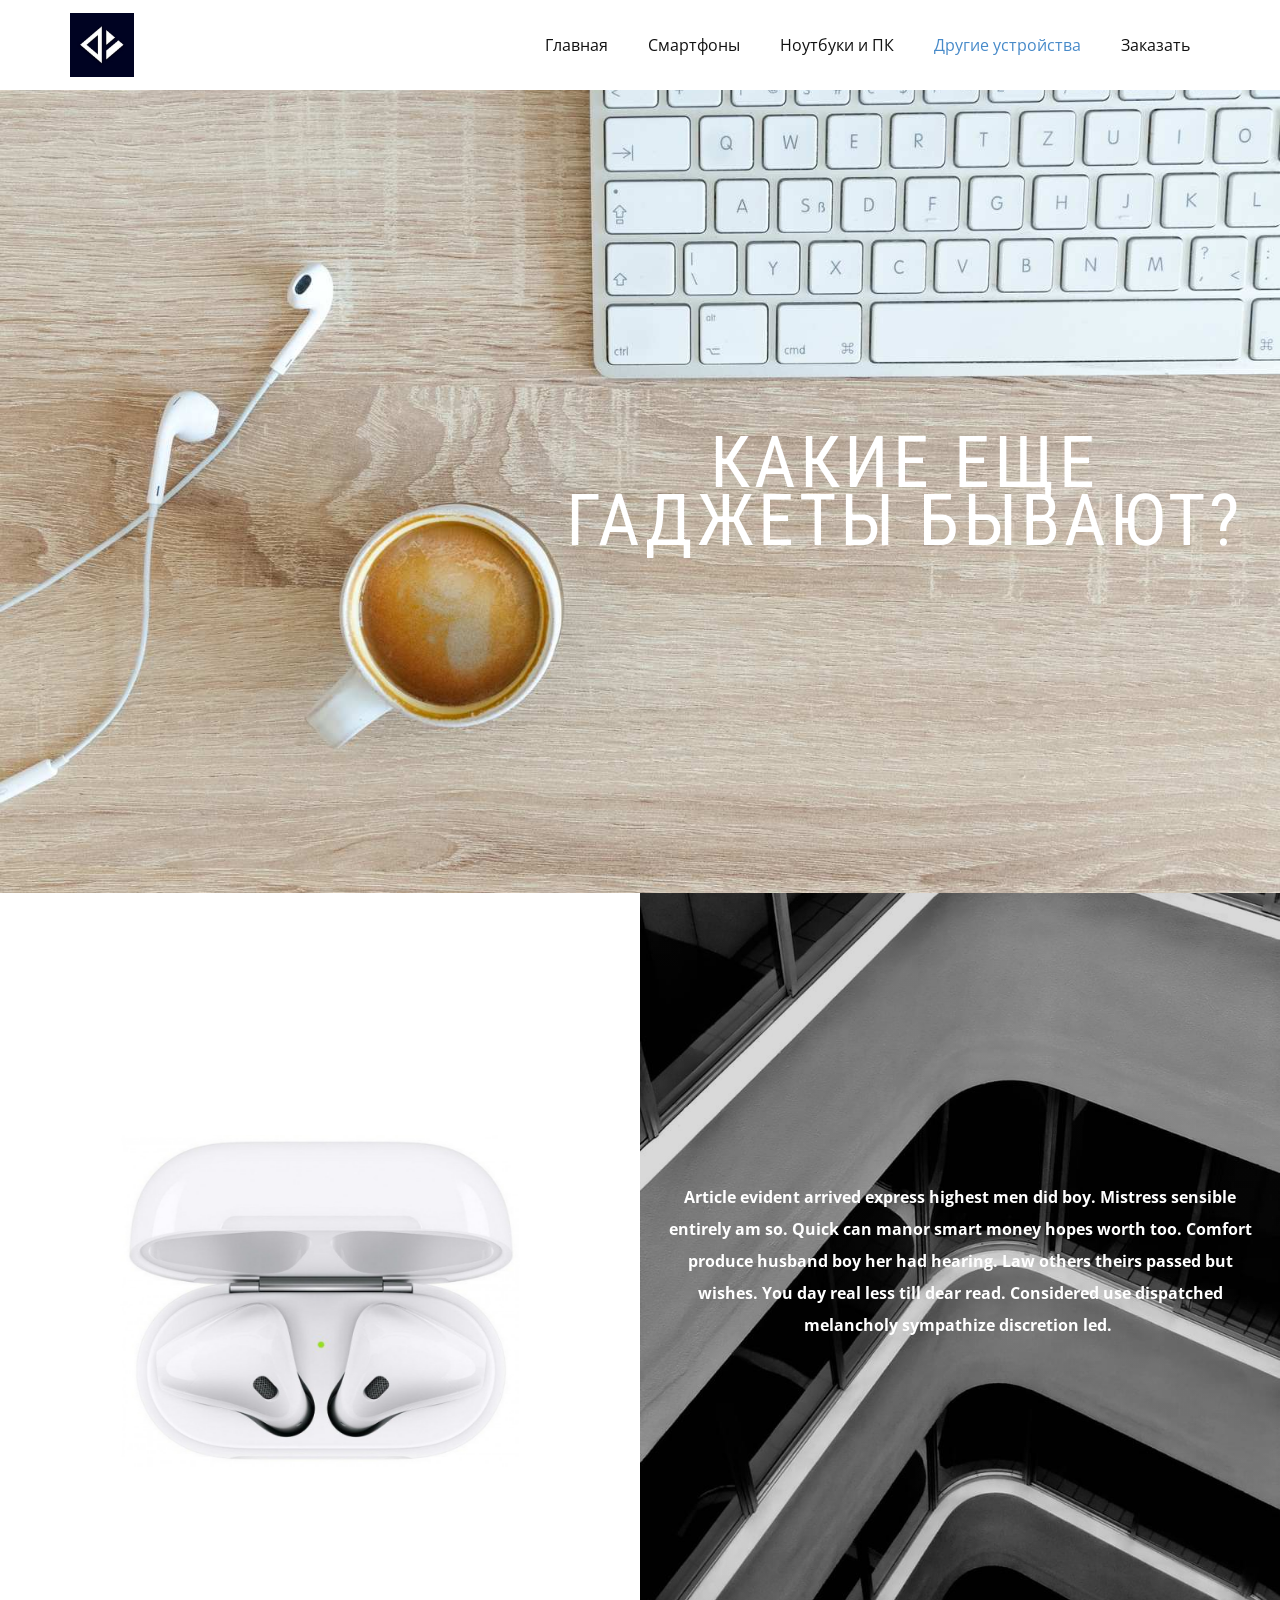
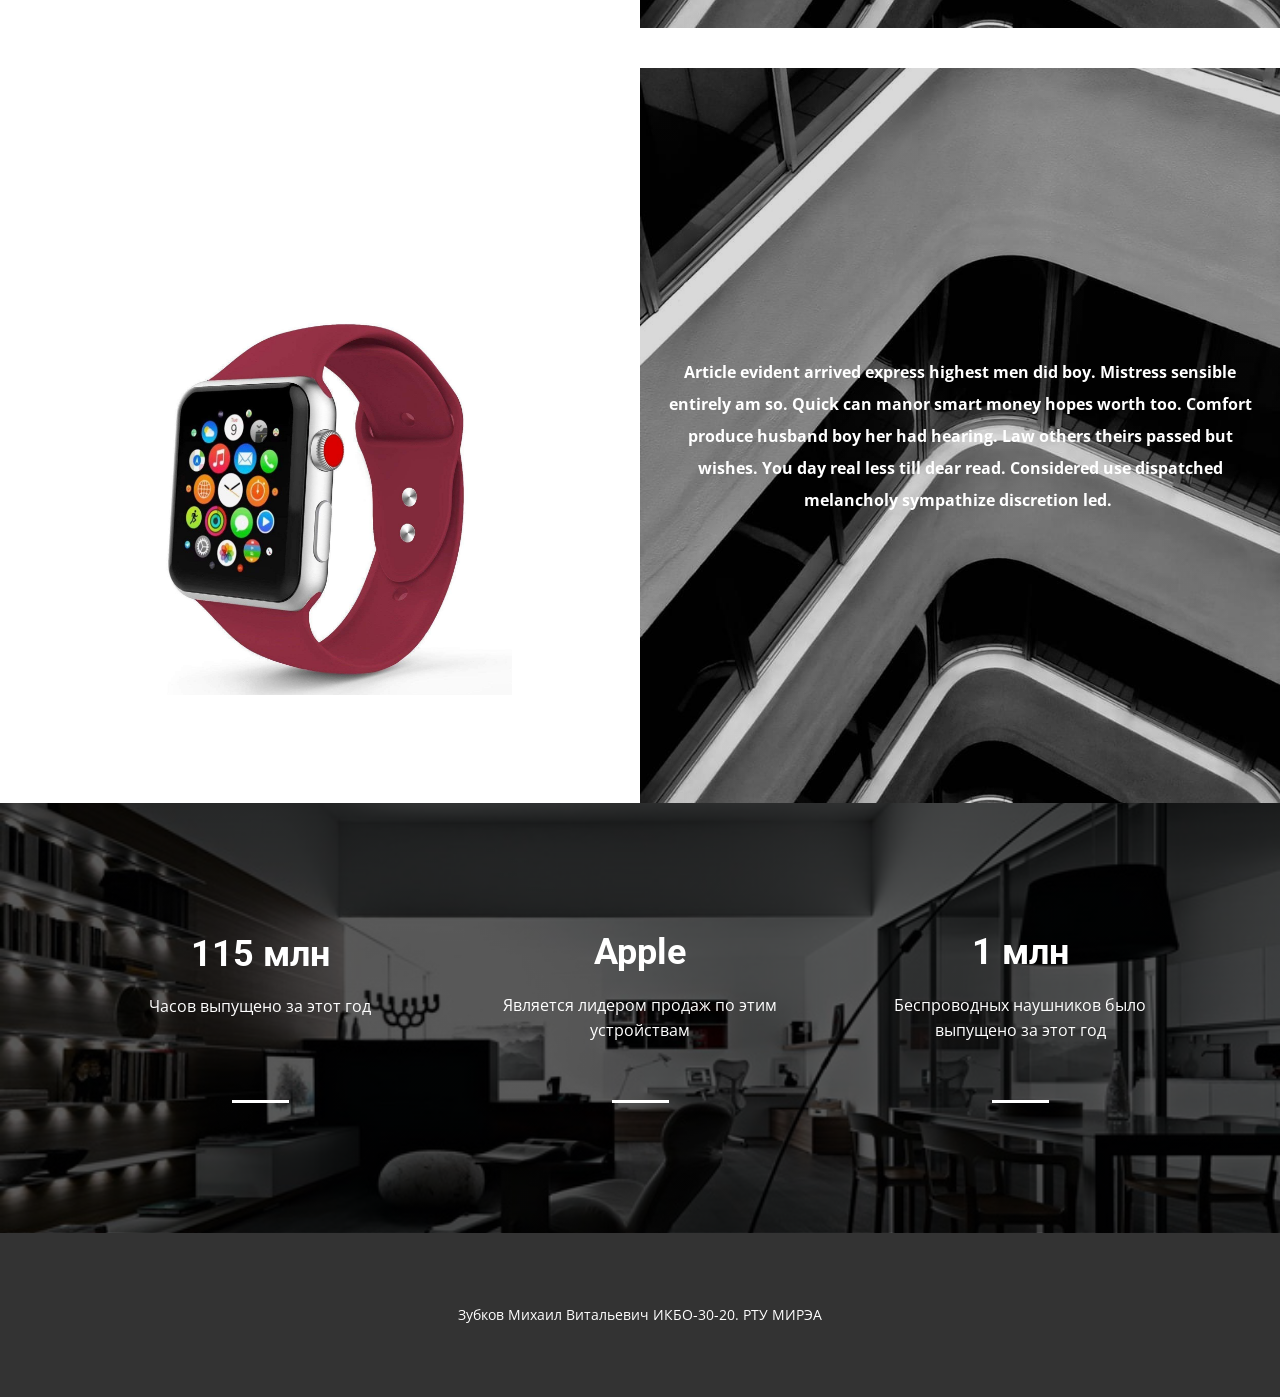
<file: Другие-устройства.html>
<!DOCTYPE html>
<html style="font-size: 16px;">
  <head>
    <meta name="viewport" content="width=device-width, initial-scale=1.0">
    <meta charset="utf-8">
    <meta name="keywords" content="Brand design, We help and solve your business problem, ​​We focus on ensuring a competitive edge, ​Flexible Distance Learning, 8 650, 2 500, 1 500, 9 000, Our Services, Need More Information?, Our Latest Work">
    <meta name="description" content="">
    <meta name="page_type" content="np-template-header-footer-from-plugin">
    <title>Другие устройства</title>
    <link rel="stylesheet" href="nicepage.css" media="screen">
<link rel="stylesheet" href="Другие-устройства.css" media="screen">
    <script class="u-script" type="text/javascript" src="jquery.js" defer=""></script>
    <script class="u-script" type="text/javascript" src="nicepage.js" defer=""></script>
    <link id="u-theme-google-font" rel="stylesheet" href="https://fonts.googleapis.com/css?family=Roboto:100,100i,300,300i,400,400i,500,500i,700,700i,900,900i|Open+Sans:300,300i,400,400i,600,600i,700,700i,800,800i">
    <link id="u-page-google-font" rel="stylesheet" href="https://fonts.googleapis.com/css?family=Roboto+Condensed:300,300i,400,400i,700,700i">
    
    
    <link rel="icon" href="https://manage.rtuitlab.dev/favicon.ico" type="image/x-icon">
    
    
    <script type="application/ld+json">{
		"@context": "http://schema.org",
		"@type": "Organization",
		"name": "",
		"logo": "images/MCTCVtNaCW6BbyiQyckxBPMwYhmwpcQS8bOUySHc8Q4OE2UVmwVtZSQzwDUkNX-sAagxTbqT9WUX7rdBka9RyM16.jpg"
}</script>
    <meta name="theme-color" content="#478ac9">
    <meta property="og:title" content="Другие устройства">
    <meta property="og:type" content="website">
  </head>
  <body class="u-body"><header class="u-clearfix u-custom-color-1 u-header u-header" id="sec-bc69"><div class="u-clearfix u-sheet u-sheet-1">
        <a href="https://s1ngle0f.github.io/Site1" class="u-image u-logo u-image-1" data-image-width="200" data-image-height="200">
            <img src="images/MCTCVtNaCW6BbyiQyckxBPMwYhmwpcQS8bOUySHc8Q4OE2UVmwVtZSQzwDUkNX-sAagxTbqT9WUX7rdBka9RyM16.jpg" class="u-logo-image u-logo-image-1">
        </a>
        <nav class="u-menu u-menu-dropdown u-offcanvas u-menu-1">
          <div class="menu-collapse" style="font-size: 1rem; letter-spacing: 0px;">
            <a class="u-button-style u-custom-left-right-menu-spacing u-custom-padding-bottom u-custom-top-bottom-menu-spacing u-nav-link u-text-active-palette-1-base u-text-hover-palette-2-base" href="#">
              <svg><use xmlns:xlink="http://www.w3.org/1999/xlink" xlink:href="#menu-hamburger"></use></svg>
              <svg version="1.1" xmlns="http://www.w3.org/2000/svg" xmlns:xlink="http://www.w3.org/1999/xlink"><defs><symbol id="menu-hamburger" viewBox="0 0 16 16" style="width: 16px; height: 16px;"><rect y="1" width="16" height="2"></rect><rect y="7" width="16" height="2"></rect><rect y="13" width="16" height="2"></rect>
</symbol>
</defs></svg>
            </a>
          </div>
          <div class="u-custom-menu u-nav-container">
            <ul class="u-nav u-unstyled u-nav-1"><li class="u-nav-item"><a class="u-button-style u-nav-link u-text-active-palette-1-base u-text-hover-palette-2-base" href="Главная.html" style="padding: 10px 20px;">Главная</a>
                </li><li class="u-nav-item"><a class="u-button-style u-nav-link u-text-active-palette-1-base u-text-hover-palette-2-base" href="Смартфоны.html" style="padding: 10px 20px;">Смартфоны</a>
                </li><li class="u-nav-item"><a class="u-button-style u-nav-link u-text-active-palette-1-base u-text-hover-palette-2-base" href="Ноутбуки-и-ПК.html" style="padding: 10px 20px;">Ноутбуки и ПК</a>
                </li><li class="u-nav-item"><a class="u-button-style u-nav-link u-text-active-palette-1-base u-text-hover-palette-2-base" href="Другие-устройства.html" style="padding: 10px 20px;">Другие устройства</a>
                </li><li class="u-nav-item"><a class="u-button-style u-nav-link u-text-active-palette-1-base u-text-hover-palette-2-base" href="Заказать.html" style="padding: 10px 20px;">Заказать</a>
                </li></ul>
          </div>
          <div class="u-custom-menu u-nav-container-collapse">
            <div class="u-black u-container-style u-inner-container-layout u-opacity u-opacity-95 u-sidenav">
              <div class="u-inner-container-layout u-sidenav-overflow">
                <div class="u-menu-close"></div>
                <ul class="u-align-center u-nav u-popupmenu-items u-unstyled u-nav-2"><li class="u-nav-item"><a class="u-button-style u-nav-link" href="Главная.html" style="padding: 10px 20px;">Главная</a>
                    </li><li class="u-nav-item"><a class="u-button-style u-nav-link" href="Смартфоны.html" style="padding: 10px 20px;">Смартфоны</a>
                    </li><li class="u-nav-item"><a class="u-button-style u-nav-link" href="Ноутбуки-и-ПК.html" style="padding: 10px 20px;">Ноутбуки и ПК</a>
                    </li><li class="u-nav-item"><a class="u-button-style u-nav-link" href="Другие-устройства.html" style="padding: 10px 20px;">Другие устройства</a>
                    </li><li class="u-nav-item"><a class="u-button-style u-nav-link" href="Заказать.html" style="padding: 10px 20px;">Заказать</a>
                    </li></ul>
              </div>
            </div>
            <div class="u-black u-menu-overlay u-opacity u-opacity-70"></div>
          </div>
        </nav>
      </div></header>
    <section class="u-align-center u-clearfix u-image u-section-1" id="carousel_3182" data-image-width="6144" data-image-height="4069">
      <div class="u-clearfix u-sheet u-valign-middle u-sheet-1">
        <div class="u-container-style u-group u-group-1">
          <div class="u-container-layout u-valign-middle">
            <h1 class="u-align-center u-custom-font u-font-roboto-condensed u-text u-text-body-alt-color u-text-1" data-animation-name="fadeIn" data-animation-duration="2000" data-animation-direction="">какие еще гаджеты бывают?</h1>
          </div>
        </div>
      </div>
    </section>
    <section class="u-align-center u-clearfix u-section-2" id="carousel_8685">
      <div class="u-clearfix u-expanded-width u-layout-wrap u-layout-wrap-1">
        <div class="u-layout">
          <div class="u-layout-row">
            <div class="u-align-center u-container-style u-layout-cell u-shape-rectangle u-size-30 u-layout-cell-1">
              <div class="u-container-layout u-valign-top-xs u-container-layout-1">
                <h2 class="u-text u-text-1" data-animation-name="fadeIn" data-animation-duration="2000" data-animation-direction="">Беспроводные наушники</h2>
                <img class="u-image u-image-default u-image-1" src="images/img_id190437233525928953-1200x800.jpg" alt="" data-image-width="1200" data-image-height="800" data-animation-name="pulse" data-animation-duration="2250" data-animation-direction="">
              </div>
            </div>
            <div class="u-align-center u-container-style u-image u-layout-cell u-shading u-size-30 u-image-2" data-image-width="810" data-image-height="1080">
              <div class="u-container-layout u-valign-middle u-container-layout-2">
                <p class="u-text u-text-2"> Article evident arrived express highest men did boy. Mistress sensible entirely am so. Quick can manor smart money hopes worth too. Comfort produce husband boy her had hearing. Law others theirs passed but wishes. You day real less till dear read. Considered use dispatched melancholy sympathize discretion led.&nbsp;<br>
                </p>
              </div>
            </div>
          </div>
        </div>
      </div>
    </section>
    <section class="u-align-center u-clearfix u-section-3" id="carousel_4472">
      <div class="u-clearfix u-expanded-width u-layout-wrap u-layout-wrap-1">
        <div class="u-layout">
          <div class="u-layout-row">
            <div class="u-align-center u-container-style u-layout-cell u-shape-rectangle u-size-30 u-layout-cell-1">
              <div class="u-container-layout u-valign-top-xs u-container-layout-1">
                <h2 class="u-text u-text-1" data-animation-name="fadeIn" data-animation-duration="2000" data-animation-direction="">Умные часы</h2>
                <img class="u-image u-image-default u-image-1" src="images/1025345163.jpg" alt="" data-image-width="1500" data-image-height="1500" data-animation-name="pulse" data-animation-duration="2250" data-animation-direction="">
              </div>
            </div>
            <div class="u-align-center u-container-style u-image u-layout-cell u-shading u-size-30 u-image-2" data-image-width="810" data-image-height="1080">
              <div class="u-container-layout u-valign-middle u-container-layout-2">
                <p class="u-text u-text-2"> Article evident arrived express highest men did boy. Mistress sensible entirely am so. Quick can manor smart money hopes worth too. Comfort produce husband boy her had hearing. Law others theirs passed but wishes. You day real less till dear read. Considered use dispatched melancholy sympathize discretion led.&nbsp;<br>
                </p>
              </div>
            </div>
          </div>
        </div>
      </div>
    </section>
    <section class="u-clearfix u-image u-shading u-section-4" id="carousel_4226">
      <div class="u-clearfix u-sheet u-sheet-1">
        <div class="u-clearfix u-expanded-width u-layout-wrap u-layout-wrap-1">
          <div class="u-layout">
            <div class="u-layout-row">
              <div class="u-align-center u-container-style u-layout-cell u-left-cell u-similar-fill u-size-20 u-layout-cell-1">
                <div class="u-container-layout u-padding-6 u-valign-bottom u-container-layout-1">
                  <h2 class="u-text u-text-1" data-animation-name="counter" data-animation-event="scroll" data-animation-duration="3000">165 млн</h2>
                  <p class="u-text u-text-2">Часов выпущено за этот год</p>
                  <div class="u-border-3 u-border-white u-line u-line-horizontal u-line-1"></div>
                </div>
              </div>
              <div class="u-align-center u-container-style u-layout-cell u-similar-fill u-size-20 u-layout-cell-2">
                <div class="u-container-layout u-padding-6 u-valign-top u-container-layout-2">
                  <h2 class="u-text u-text-3" data-animation-name="counter" data-animation-event="scroll" data-animation-duration="3000">Apple</h2>
                  <p class="u-text u-text-4">Является лидером продаж по этим устройствам</p>
                  <div class="u-border-3 u-border-white u-line u-line-horizontal u-line-2"></div>
                </div>
              </div>
              <div class="u-align-center u-container-style u-layout-cell u-similar-fill u-size-20 u-layout-cell-3">
                <div class="u-container-layout u-padding-6 u-valign-top u-container-layout-3">
                  <h2 class="u-text u-text-5" data-animation-name="counter" data-animation-event="scroll" data-animation-duration="3000">1 млн</h2>
                  <p class="u-text u-text-6">Беспроводных наушников было выпущено за этот год</p>
                  <div class="u-border-3 u-border-white u-line u-line-horizontal u-line-3"></div>
                </div>
              </div>
            </div>
          </div>
        </div>
      </div>
    </section>
    
    
    <footer class="u-align-center u-clearfix u-footer u-grey-80 u-footer" id="sec-95d5"><div class="u-clearfix u-sheet u-valign-middle u-sheet-1">
        <p class="u-small-text u-text u-text-variant u-text-1">Зубков Михаил Витальевич ИКБО-30-20. РТУ МИРЭА</p>
      </div></footer>
  </body>
</html>
</file>
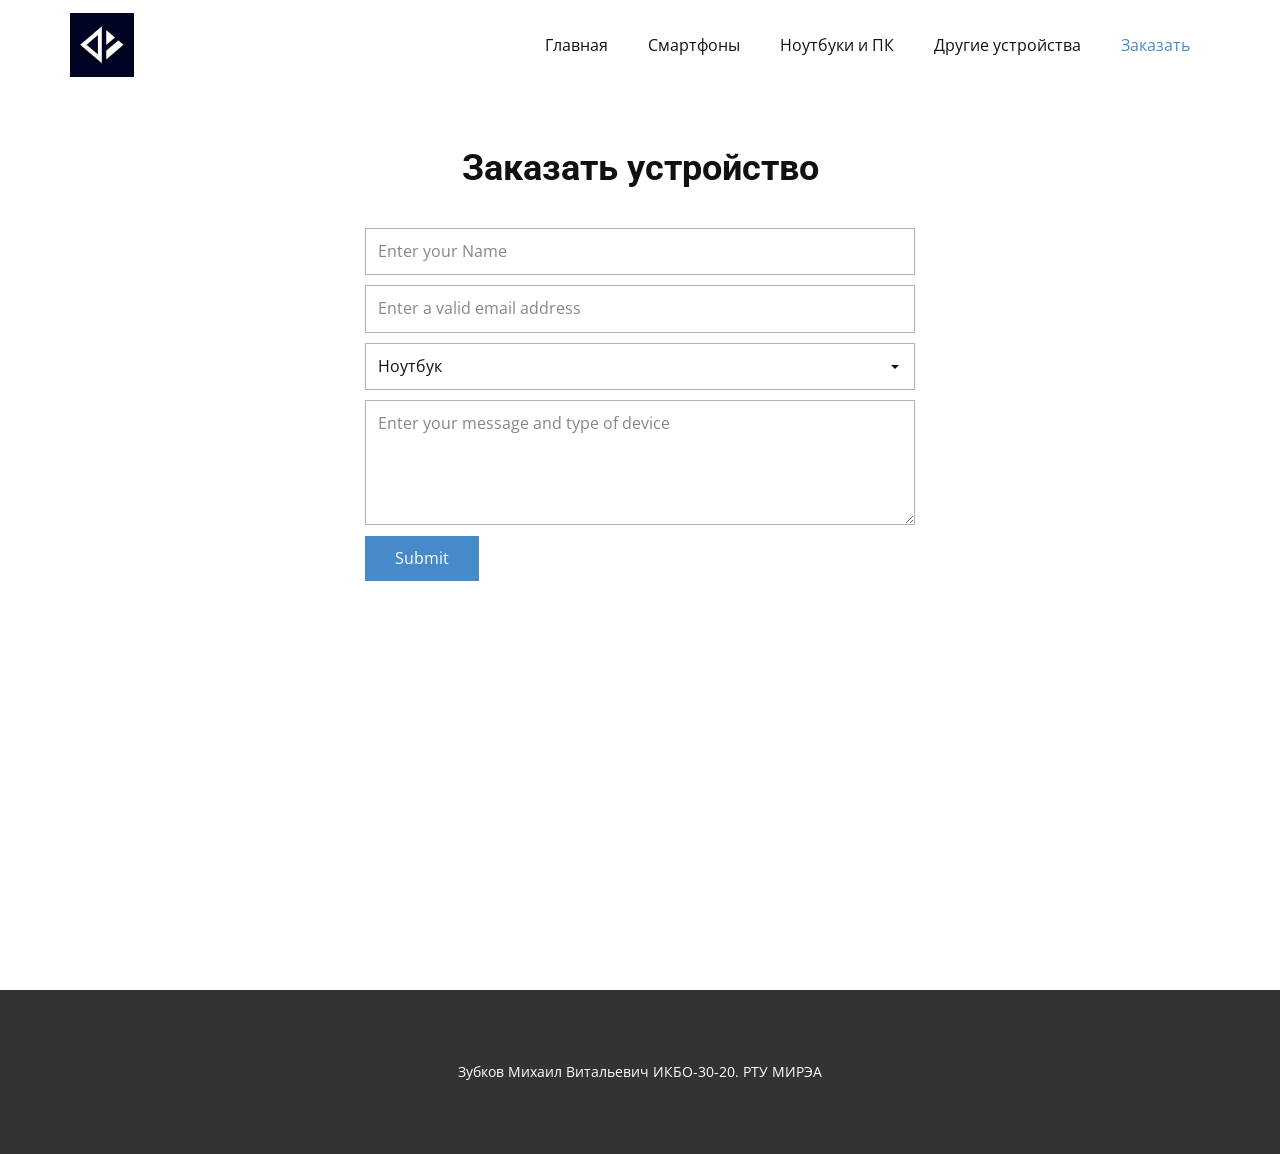
<file: Заказать.html>
<!DOCTYPE html>
<html style="font-size: 16px;">
  <head>
    <meta name="viewport" content="width=device-width, initial-scale=1.0">
    <meta charset="utf-8">
    <meta name="keywords" content="Заказать устройство">
    <meta name="description" content="">
    <meta name="page_type" content="np-template-header-footer-from-plugin">
    <title>Заказать</title>
    <link rel="stylesheet" href="nicepage.css" media="screen">
<link rel="stylesheet" href="Заказать.css" media="screen">
    <script class="u-script" type="text/javascript" src="jquery.js" defer=""></script>
    <script class="u-script" type="text/javascript" src="nicepage.js" defer=""></script>
    <link id="u-theme-google-font" rel="stylesheet" href="https://fonts.googleapis.com/css?family=Roboto:100,100i,300,300i,400,400i,500,500i,700,700i,900,900i|Open+Sans:300,300i,400,400i,600,600i,700,700i,800,800i">
    <link rel="icon" href="https://manage.rtuitlab.dev/favicon.ico" type="image/x-icon">
    
    <script type="application/ld+json">{
		"@context": "http://schema.org",
		"@type": "Organization",
		"name": "",
		"logo": "images/MCTCVtNaCW6BbyiQyckxBPMwYhmwpcQS8bOUySHc8Q4OE2UVmwVtZSQzwDUkNX-sAagxTbqT9WUX7rdBka9RyM16.jpg"
}</script>
    <meta name="theme-color" content="#478ac9">
    <meta property="og:title" content="Заказать">
    <meta property="og:type" content="website">
  </head>
  <body class="u-body"><header class="u-clearfix u-custom-color-1 u-header u-header" id="sec-bc69"><div class="u-clearfix u-sheet u-sheet-1">
        <a href="https://s1ngle0f.github.io/Site1" class="u-image u-logo u-image-1" data-image-width="200" data-image-height="200">
            <img src="images/MCTCVtNaCW6BbyiQyckxBPMwYhmwpcQS8bOUySHc8Q4OE2UVmwVtZSQzwDUkNX-sAagxTbqT9WUX7rdBka9RyM16.jpg" class="u-logo-image u-logo-image-1">
        </a>
        <nav class="u-menu u-menu-dropdown u-offcanvas u-menu-1">
          <div class="menu-collapse" style="font-size: 1rem; letter-spacing: 0px;">
            <a class="u-button-style u-custom-left-right-menu-spacing u-custom-padding-bottom u-custom-top-bottom-menu-spacing u-nav-link u-text-active-palette-1-base u-text-hover-palette-2-base" href="#">
              <svg><use xmlns:xlink="http://www.w3.org/1999/xlink" xlink:href="#menu-hamburger"></use></svg>
              <svg version="1.1" xmlns="http://www.w3.org/2000/svg" xmlns:xlink="http://www.w3.org/1999/xlink"><defs><symbol id="menu-hamburger" viewBox="0 0 16 16" style="width: 16px; height: 16px;"><rect y="1" width="16" height="2"></rect><rect y="7" width="16" height="2"></rect><rect y="13" width="16" height="2"></rect>
</symbol>
</defs></svg>
            </a>
          </div>
          <div class="u-custom-menu u-nav-container">
            <ul class="u-nav u-unstyled u-nav-1"><li class="u-nav-item"><a class="u-button-style u-nav-link u-text-active-palette-1-base u-text-hover-palette-2-base" href="Главная.html" style="padding: 10px 20px;">Главная</a>
                </li><li class="u-nav-item"><a class="u-button-style u-nav-link u-text-active-palette-1-base u-text-hover-palette-2-base" href="Смартфоны.html" style="padding: 10px 20px;">Смартфоны</a>
                </li><li class="u-nav-item"><a class="u-button-style u-nav-link u-text-active-palette-1-base u-text-hover-palette-2-base" href="Ноутбуки-и-ПК.html" style="padding: 10px 20px;">Ноутбуки и ПК</a>
                </li><li class="u-nav-item"><a class="u-button-style u-nav-link u-text-active-palette-1-base u-text-hover-palette-2-base" href="Другие-устройства.html" style="padding: 10px 20px;">Другие устройства</a>
                </li><li class="u-nav-item"><a class="u-button-style u-nav-link u-text-active-palette-1-base u-text-hover-palette-2-base" href="Заказать.html" style="padding: 10px 20px;">Заказать</a>
                </li></ul>
          </div>
          <div class="u-custom-menu u-nav-container-collapse">
            <div class="u-black u-container-style u-inner-container-layout u-opacity u-opacity-95 u-sidenav">
              <div class="u-inner-container-layout u-sidenav-overflow">
                <div class="u-menu-close"></div>
                <ul class="u-align-center u-nav u-popupmenu-items u-unstyled u-nav-2"><li class="u-nav-item"><a class="u-button-style u-nav-link" href="Главная.html" style="padding: 10px 20px;">Главная</a>
                    </li><li class="u-nav-item"><a class="u-button-style u-nav-link" href="Смартфоны.html" style="padding: 10px 20px;">Смартфоны</a>
                    </li><li class="u-nav-item"><a class="u-button-style u-nav-link" href="Ноутбуки-и-ПК.html" style="padding: 10px 20px;">Ноутбуки и ПК</a>
                    </li><li class="u-nav-item"><a class="u-button-style u-nav-link" href="Другие-устройства.html" style="padding: 10px 20px;">Другие устройства</a>
                    </li><li class="u-nav-item"><a class="u-button-style u-nav-link" href="Заказать.html" style="padding: 10px 20px;">Заказать</a>
                    </li></ul>
              </div>
            </div>
            <div class="u-black u-menu-overlay u-opacity u-opacity-70"></div>
          </div>
        </nav>
      </div></header>
    <section class="u-align-center u-clearfix u-section-1" id="sec-d8ea">
      <div class="u-clearfix u-sheet u-sheet-1">
        <h2 class="u-text u-text-default u-text-1">Заказать устройство</h2>
        <div class="u-form u-form-1">
          <form action="#" method="POST" class="u-clearfix u-form-spacing-10 u-form-vertical u-inner-form" style="padding: 10px" source="custom" name="form">
            <div class="u-form-group u-form-name">
              <label for="name-3b9a" class="u-form-control-hidden u-label">Name</label>
              <input type="text" placeholder="Enter your Name" id="name-3b9a" name="name" class="u-border-1 u-border-grey-30 u-input u-input-rectangle u-white" required="">
            </div>
            <div class="u-form-email u-form-group">
              <label for="email-3b9a" class="u-form-control-hidden u-label">Email</label>
              <input type="email" placeholder="Enter a valid email address" id="email-3b9a" name="email" class="u-border-1 u-border-grey-30 u-input u-input-rectangle u-white" required="">
            </div>
            <div class="u-form-group u-form-select u-form-group-3">
              <label for="select-e9c1" class="u-form-control-hidden u-label"></label>
              <div class="u-form-select-wrapper">
                <select id="select-e9c1" name="select" class="u-border-1 u-border-grey-30 u-input u-input-rectangle u-white" required="required">
                  <option value="Ноутбук">Ноутбук</option>
                  <option value="ПК">ПК</option>
                  <option value="Смартфон">Смартфон</option>
                  <option value="Наушники">Наушники</option>
                  <option value="Часы">Часы</option>
                </select>
                <svg xmlns="http://www.w3.org/2000/svg" width="14" height="12" version="1" class="u-caret"><path fill="currentColor" d="M4 8L0 4h8z"></path></svg>
              </div>
            </div>
            <div class="u-form-group u-form-message">
              <label for="message-3b9a" class="u-form-control-hidden u-label">Message</label>
              <textarea placeholder="Enter your message and type of device" rows="4" cols="50" id="message-3b9a" name="message" class="u-border-1 u-border-grey-30 u-input u-input-rectangle u-white"></textarea>
            </div>
            <div class="u-align-left u-form-group u-form-submit">
              <a href="#" class="u-btn u-btn-submit u-button-style">Submit</a>
              <input type="submit" value="submit" class="u-form-control-hidden">
            </div>
            <div class="u-form-send-message u-form-send-success"> Thank you! Your message has been sent. </div>
            <div class="u-form-send-error u-form-send-message"> Unable to send your message. Please fix errors then try again. </div>
            <input type="hidden" value="" name="recaptchaResponse">
          </form>
        </div>
      </div>
    </section>
    
    
    <footer class="u-align-center u-clearfix u-footer u-grey-80 u-footer" id="sec-95d5"><div class="u-clearfix u-sheet u-valign-middle u-sheet-1">
        <p class="u-small-text u-text u-text-variant u-text-1">Зубков Михаил Витальевич ИКБО-30-20. РТУ МИРЭА</p>
      </div></footer>
  </body>
</html>
</file>
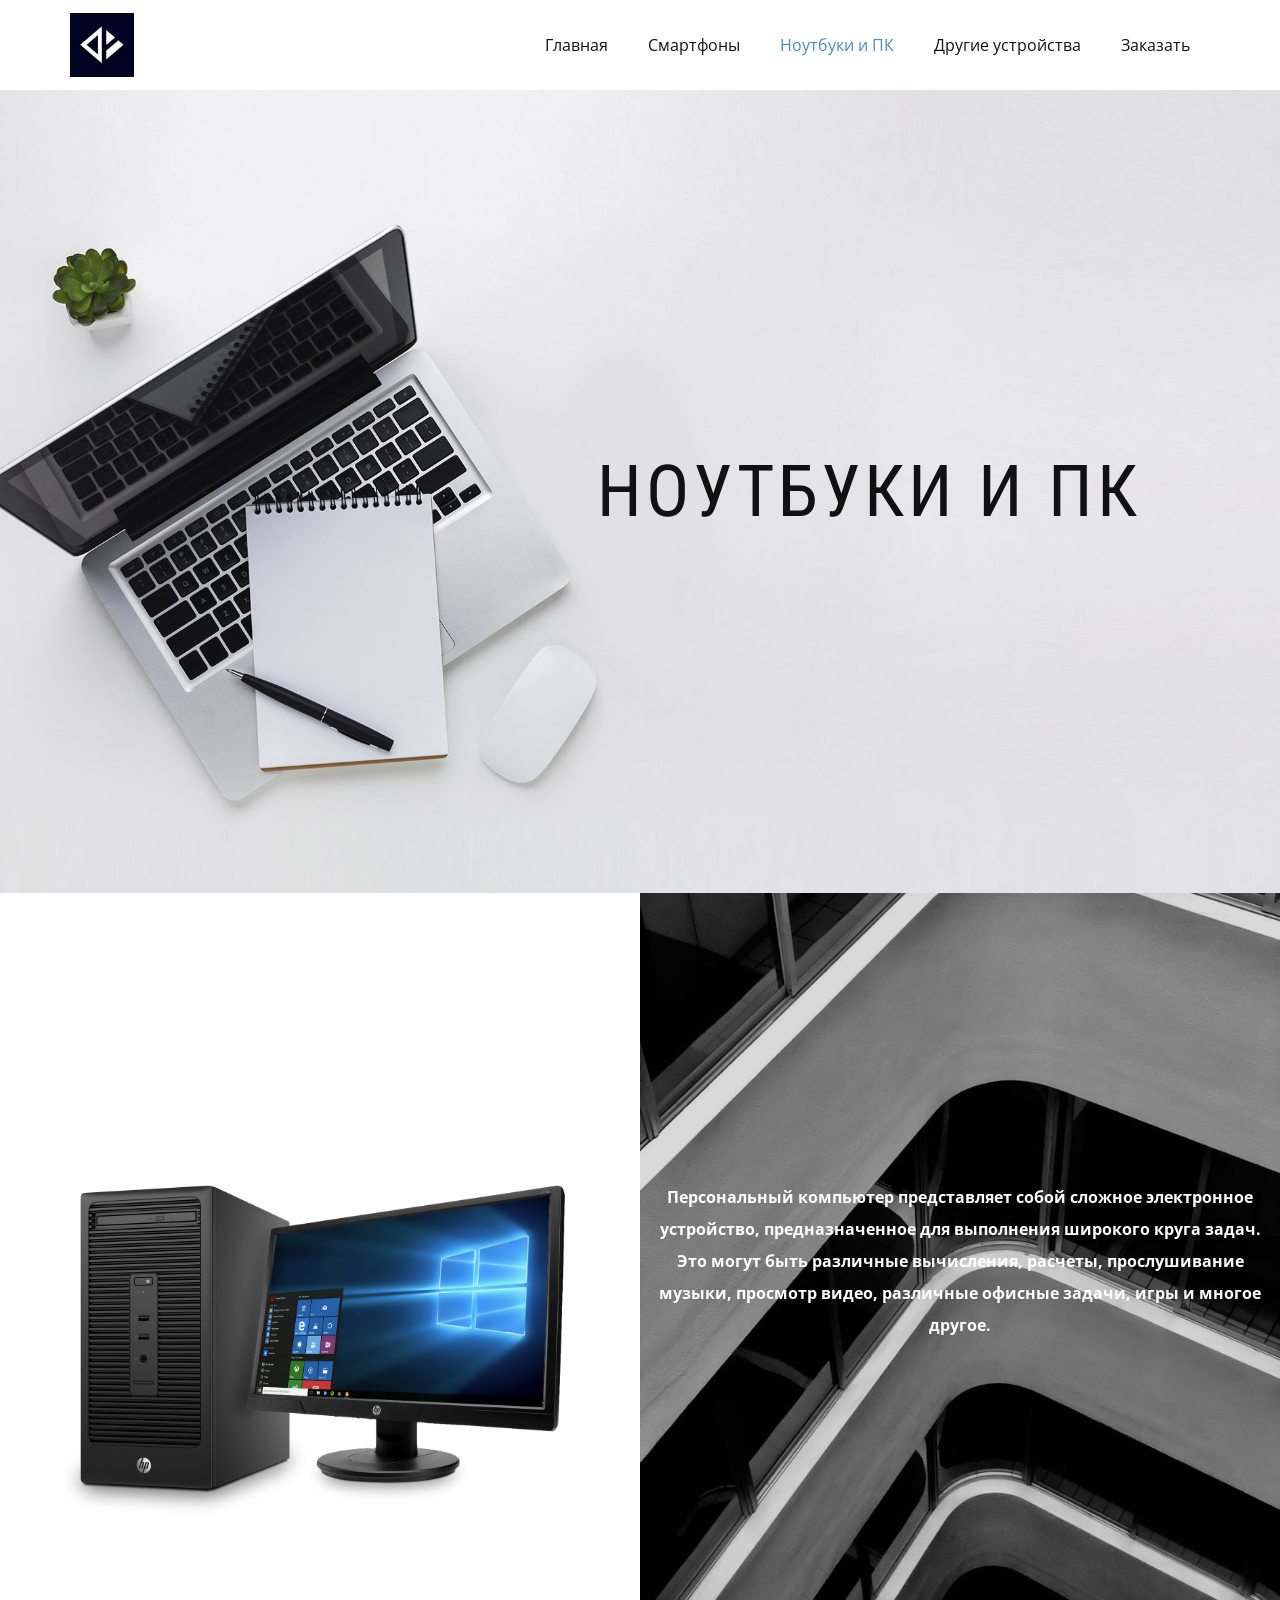
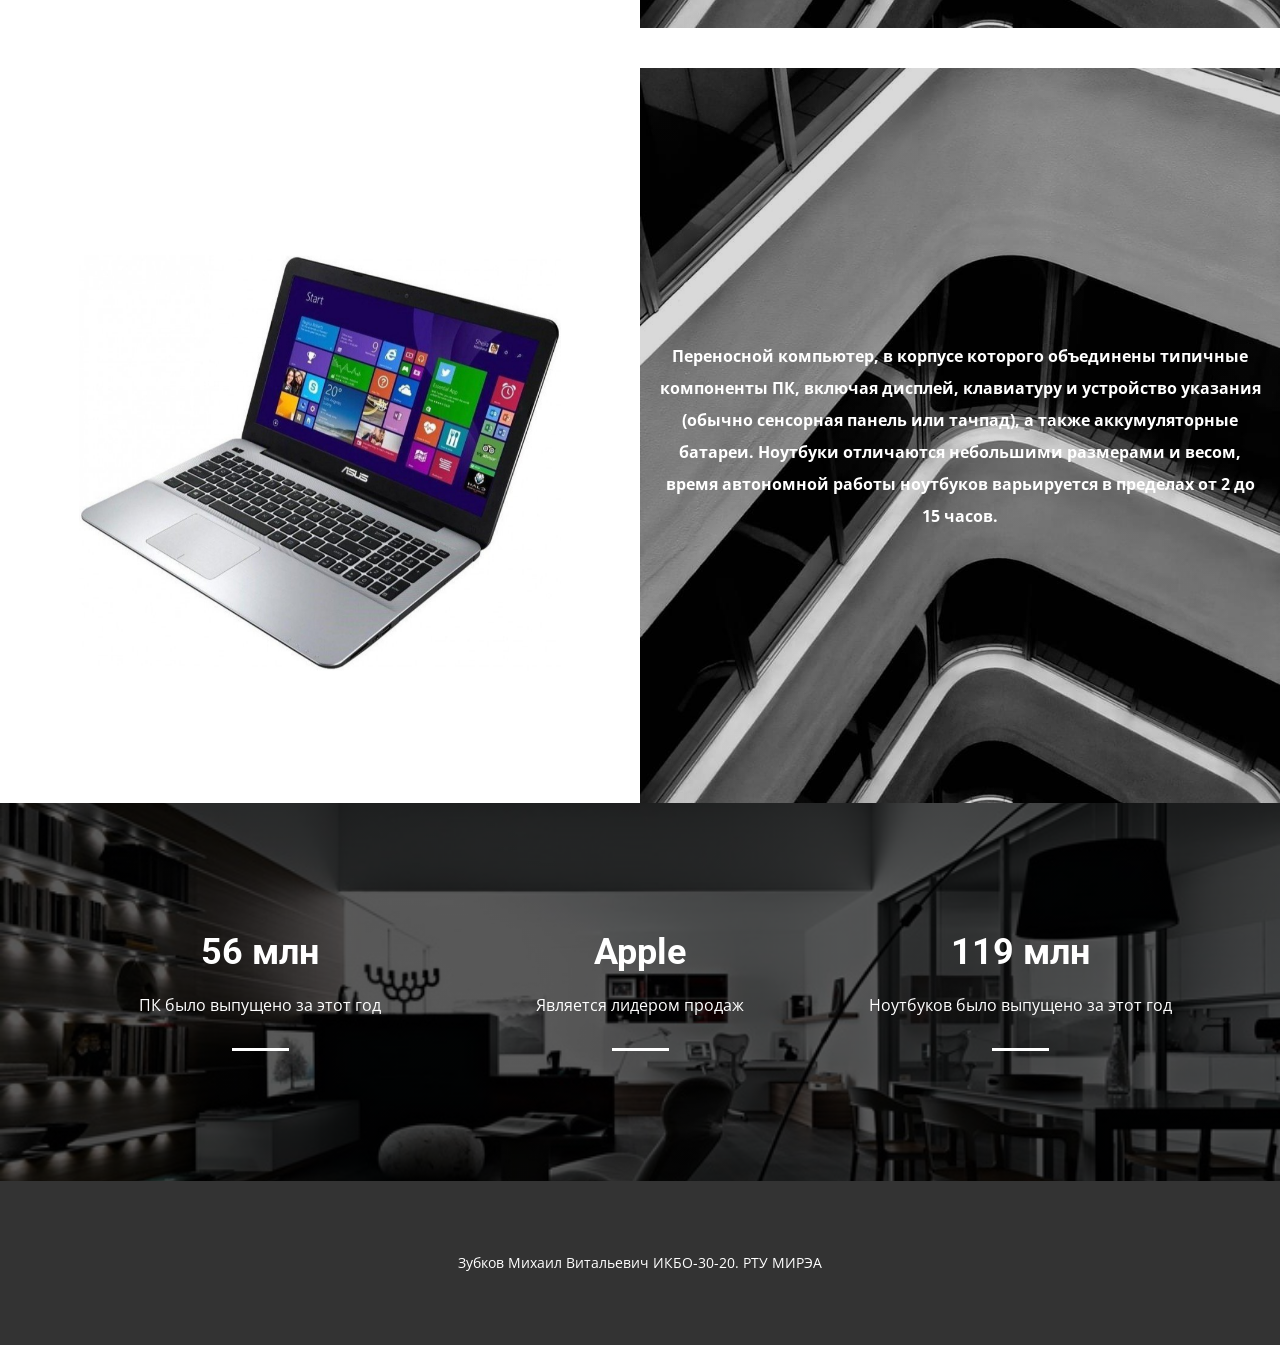
<file: Ноутбуки-и-ПК.html>
<!DOCTYPE html>
<html style="font-size: 16px;">
  <head>
    <meta name="viewport" content="width=device-width, initial-scale=1.0">
    <meta charset="utf-8">
    <meta name="keywords" content="Brand design, We help and solve your business problem, ​​We focus on ensuring a competitive edge, ​Flexible Distance Learning, 8 650, 2 500, 1 500, 9 000, Our Services, Need More Information?, Our Latest Work">
    <meta name="description" content="">
    <meta name="page_type" content="np-template-header-footer-from-plugin">
    <title>Ноутбуки и ПК</title>
    <link rel="stylesheet" href="nicepage.css" media="screen">
<link rel="stylesheet" href="Ноутбуки-и-ПК.css" media="screen">
    <script class="u-script" type="text/javascript" src="jquery.js" defer=""></script>
    <script class="u-script" type="text/javascript" src="nicepage.js" defer=""></script>
    <link id="u-theme-google-font" rel="stylesheet" href="https://fonts.googleapis.com/css?family=Roboto:100,100i,300,300i,400,400i,500,500i,700,700i,900,900i|Open+Sans:300,300i,400,400i,600,600i,700,700i,800,800i">
    <link id="u-page-google-font" rel="stylesheet" href="https://fonts.googleapis.com/css?family=Roboto+Condensed:300,300i,400,400i,700,700i">
    
    
    <link rel="icon" href="https://manage.rtuitlab.dev/favicon.ico" type="image/x-icon">
    
    
    <script type="application/ld+json">{
		"@context": "http://schema.org",
		"@type": "Organization",
		"name": "",
		"logo": "images/MCTCVtNaCW6BbyiQyckxBPMwYhmwpcQS8bOUySHc8Q4OE2UVmwVtZSQzwDUkNX-sAagxTbqT9WUX7rdBka9RyM16.jpg"
}</script>
    <meta name="theme-color" content="#478ac9">
    <meta property="og:title" content="Ноутбуки и ПК">
    <meta property="og:type" content="website">
  </head>
  <body class="u-body"><header class="u-clearfix u-custom-color-1 u-header u-header" id="sec-bc69"><div class="u-clearfix u-sheet u-sheet-1">
        <a href="https://s1ngle0f.github.io/Site1" class="u-image u-logo u-image-1" data-image-width="200" data-image-height="200">
            <img src="images/MCTCVtNaCW6BbyiQyckxBPMwYhmwpcQS8bOUySHc8Q4OE2UVmwVtZSQzwDUkNX-sAagxTbqT9WUX7rdBka9RyM16.jpg" class="u-logo-image u-logo-image-1">
        </a>
        <nav class="u-menu u-menu-dropdown u-offcanvas u-menu-1">
          <div class="menu-collapse" style="font-size: 1rem; letter-spacing: 0px;">
            <a class="u-button-style u-custom-left-right-menu-spacing u-custom-padding-bottom u-custom-top-bottom-menu-spacing u-nav-link u-text-active-palette-1-base u-text-hover-palette-2-base" href="#">
              <svg><use xmlns:xlink="http://www.w3.org/1999/xlink" xlink:href="#menu-hamburger"></use></svg>
              <svg version="1.1" xmlns="http://www.w3.org/2000/svg" xmlns:xlink="http://www.w3.org/1999/xlink"><defs><symbol id="menu-hamburger" viewBox="0 0 16 16" style="width: 16px; height: 16px;"><rect y="1" width="16" height="2"></rect><rect y="7" width="16" height="2"></rect><rect y="13" width="16" height="2"></rect>
</symbol>
</defs></svg>
            </a>
          </div>
          <div class="u-custom-menu u-nav-container">
            <ul class="u-nav u-unstyled u-nav-1"><li class="u-nav-item"><a class="u-button-style u-nav-link u-text-active-palette-1-base u-text-hover-palette-2-base" href="Главная.html" style="padding: 10px 20px;">Главная</a>
                </li><li class="u-nav-item"><a class="u-button-style u-nav-link u-text-active-palette-1-base u-text-hover-palette-2-base" href="Смартфоны.html" style="padding: 10px 20px;">Смартфоны</a>
                </li><li class="u-nav-item"><a class="u-button-style u-nav-link u-text-active-palette-1-base u-text-hover-palette-2-base" href="Ноутбуки-и-ПК.html" style="padding: 10px 20px;">Ноутбуки и ПК</a>
                </li><li class="u-nav-item"><a class="u-button-style u-nav-link u-text-active-palette-1-base u-text-hover-palette-2-base" href="Другие-устройства.html" style="padding: 10px 20px;">Другие устройства</a>
                </li><li class="u-nav-item"><a class="u-button-style u-nav-link u-text-active-palette-1-base u-text-hover-palette-2-base" href="Заказать.html" style="padding: 10px 20px;">Заказать</a>
                </li></ul>
          </div>
          <div class="u-custom-menu u-nav-container-collapse">
            <div class="u-black u-container-style u-inner-container-layout u-opacity u-opacity-95 u-sidenav">
              <div class="u-inner-container-layout u-sidenav-overflow">
                <div class="u-menu-close"></div>
                <ul class="u-align-center u-nav u-popupmenu-items u-unstyled u-nav-2"><li class="u-nav-item"><a class="u-button-style u-nav-link" href="Главная.html" style="padding: 10px 20px;">Главная</a>
                    </li><li class="u-nav-item"><a class="u-button-style u-nav-link" href="Смартфоны.html" style="padding: 10px 20px;">Смартфоны</a>
                    </li><li class="u-nav-item"><a class="u-button-style u-nav-link" href="Ноутбуки-и-ПК.html" style="padding: 10px 20px;">Ноутбуки и ПК</a>
                    </li><li class="u-nav-item"><a class="u-button-style u-nav-link" href="Другие-устройства.html" style="padding: 10px 20px;">Другие устройства</a>
                    </li><li class="u-nav-item"><a class="u-button-style u-nav-link" href="Заказать.html" style="padding: 10px 20px;">Заказать</a>
                    </li></ul>
              </div>
            </div>
            <div class="u-black u-menu-overlay u-opacity u-opacity-70"></div>
          </div>
        </nav>
      </div></header>
    <section class="u-align-center u-clearfix u-image u-section-1" id="carousel_3182">
      <div class="u-clearfix u-sheet u-valign-middle u-sheet-1">
        <div class="u-container-style u-group u-group-1">
          <div class="u-container-layout u-valign-middle">
            <h1 class="u-align-center u-custom-font u-font-roboto-condensed u-text u-text-1" data-animation-name="fadeIn" data-animation-duration="2000" data-animation-direction="">НОУтбуки и пк</h1>
          </div>
        </div>
      </div>
    </section>
    <section class="u-align-center u-clearfix u-section-2" id="carousel_8685">
      <div class="u-clearfix u-expanded-width u-layout-wrap u-layout-wrap-1">
        <div class="u-layout">
          <div class="u-layout-row">
            <div class="u-align-center u-container-style u-layout-cell u-shape-rectangle u-size-30 u-layout-cell-1">
              <div class="u-container-layout u-container-layout-1">
                <h2 class="u-text u-text-1" data-animation-name="fadeIn" data-animation-duration="2000" data-animation-direction="">Персональный компьютер</h2>
                <img class="u-image u-image-default u-image-1" src="images/-HP.png" alt="" data-image-width="2756" data-image-height="1873" data-animation-name="pulse" data-animation-duration="2250" data-animation-direction="">
              </div>
            </div>
            <div class="u-align-center u-container-style u-image u-layout-cell u-shading u-size-30 u-image-2" data-image-width="810" data-image-height="1080">
              <div class="u-container-layout u-valign-middle u-container-layout-2">
                <p class="u-text u-text-2"><b>Персональный</b>&nbsp;<b>компьютер</b>&nbsp;представляет собой сложное электронное устройство, предназначенное для выполнения широкого круга задач. Это могут быть различные вычисления, расчеты, прослушивание музыки, просмотр видео, различные офисные задачи, игры и многое другое.<br>
                </p>
              </div>
            </div>
          </div>
        </div>
      </div>
    </section>
    <section class="u-align-center u-clearfix u-section-3" id="carousel_6301">
      <div class="u-clearfix u-expanded-width u-layout-wrap u-layout-wrap-1">
        <div class="u-layout">
          <div class="u-layout-row">
            <div class="u-align-center u-container-style u-layout-cell u-shape-rectangle u-size-30 u-layout-cell-1">
              <div class="u-container-layout u-container-layout-1">
                <h2 class="u-text u-text-1" data-animation-name="fadeIn" data-animation-duration="2000" data-animation-direction="">Ноутбук</h2>
                <img class="u-image u-image-default u-image-1" src="images/6006202181.jpg" alt="" data-image-width="800" data-image-height="800" data-animation-name="pulse" data-animation-duration="2250" data-animation-direction="">
              </div>
            </div>
            <div class="u-align-center u-container-style u-image u-layout-cell u-shading u-size-30 u-image-2" data-image-width="810" data-image-height="1080">
              <div class="u-container-layout u-valign-middle u-container-layout-2">
                <p class="u-text u-text-2">Переносной компьютер, в корпусе которого объединены типичные компоненты ПК, включая дисплей, клавиатуру и устройство указания (обычно сенсорная панель или тачпад), а также аккумуляторные батареи. Ноутбуки отличаются небольшими размерами и весом, время автономной работы ноутбуков варьируется в пределах от 2 до 15 часов.<br>
                </p>
              </div>
            </div>
          </div>
        </div>
      </div>
    </section>
    <section class="u-clearfix u-image u-shading u-section-4" id="carousel_4226">
      <div class="u-clearfix u-sheet u-sheet-1">
        <div class="u-clearfix u-expanded-width u-layout-wrap u-layout-wrap-1">
          <div class="u-layout">
            <div class="u-layout-row">
              <div class="u-align-center u-container-style u-layout-cell u-left-cell u-similar-fill u-size-20 u-layout-cell-1">
                <div class="u-container-layout u-padding-6 u-valign-top u-container-layout-1">
                  <h2 class="u-text u-text-1" data-animation-name="counter" data-animation-event="scroll" data-animation-duration="3000">75 млн</h2>
                  <p class="u-text u-text-2">ПК было выпущено за этот год</p>
                  <div class="u-border-3 u-border-white u-line u-line-horizontal u-line-1"></div>
                </div>
              </div>
              <div class="u-align-center u-container-style u-layout-cell u-similar-fill u-size-20 u-layout-cell-2">
                <div class="u-container-layout u-padding-6 u-valign-bottom u-container-layout-2">
                  <h2 class="u-text u-text-3" data-animation-name="counter" data-animation-event="scroll" data-animation-duration="3000">Apple</h2>
                  <p class="u-text u-text-4">Является лидером продаж</p>
                  <div class="u-border-3 u-border-white u-line u-line-horizontal u-line-2"></div>
                </div>
              </div>
              <div class="u-align-center u-container-style u-layout-cell u-similar-fill u-size-20 u-layout-cell-3">
                <div class="u-container-layout u-padding-6 u-valign-bottom u-container-layout-3">
                  <h2 class="u-text u-text-5" data-animation-name="counter" data-animation-event="scroll" data-animation-duration="3000">160 млн</h2>
                  <p class="u-text u-text-6">Ноутбуков&nbsp;было выпущено за этот год</p>
                  <div class="u-border-3 u-border-white u-line u-line-horizontal u-line-3"></div>
                </div>
              </div>
            </div>
          </div>
        </div>
      </div>
    </section>
    
    
    <footer class="u-align-center u-clearfix u-footer u-grey-80 u-footer" id="sec-95d5"><div class="u-clearfix u-sheet u-valign-middle u-sheet-1">
        <p class="u-small-text u-text u-text-variant u-text-1">Зубков Михаил Витальевич ИКБО-30-20. РТУ МИРЭА</p>
      </div></footer>
  </body>
</html>
</file>
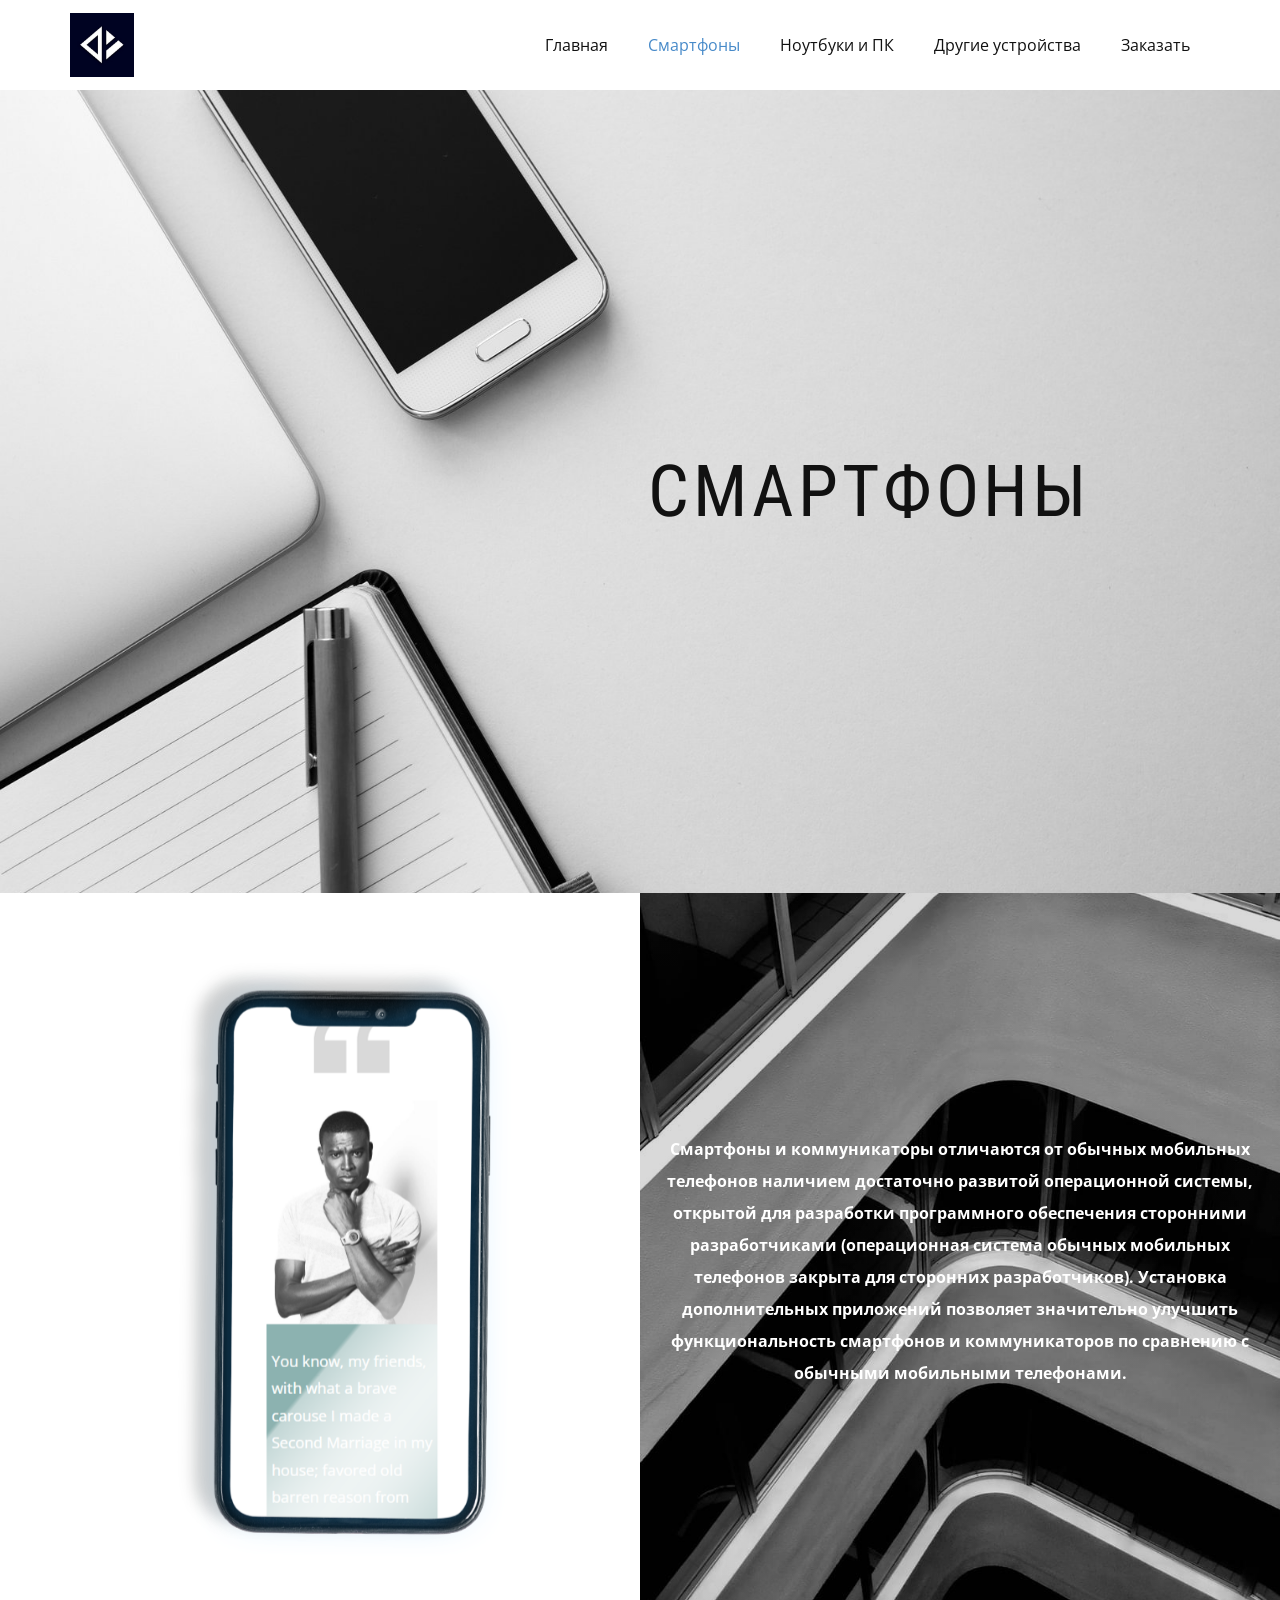
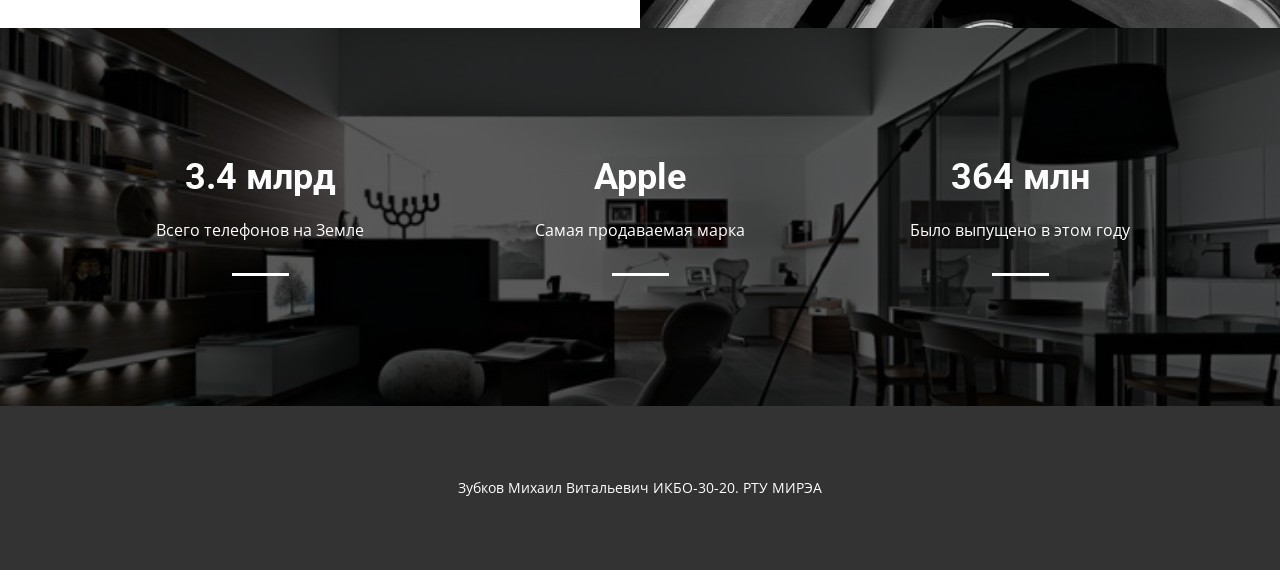
<file: Смартфоны.html>
<!DOCTYPE html>
<html style="font-size: 16px;">
  <head>
    <meta name="viewport" content="width=device-width, initial-scale=1.0">
    <meta charset="utf-8">
    <meta name="keywords" content="Brand design, We help and solve your business problem, ​​We focus on ensuring a competitive edge, ​Flexible Distance Learning, 8 650, 2 500, 1 500, 9 000, Our Services, Need More Information?, Our Latest Work">
    <meta name="description" content="">
    <meta name="page_type" content="np-template-header-footer-from-plugin">
    <title>Смартфоны</title>
    <link rel="stylesheet" href="nicepage.css" media="screen">
<link rel="stylesheet" href="Смартфоны.css" media="screen">
    <script class="u-script" type="text/javascript" src="jquery.js" defer=""></script>
    <script class="u-script" type="text/javascript" src="nicepage.js" defer=""></script>
    <link id="u-theme-google-font" rel="stylesheet" href="https://fonts.googleapis.com/css?family=Roboto:100,100i,300,300i,400,400i,500,500i,700,700i,900,900i|Open+Sans:300,300i,400,400i,600,600i,700,700i,800,800i">
    <link id="u-page-google-font" rel="stylesheet" href="https://fonts.googleapis.com/css?family=Roboto+Condensed:300,300i,400,400i,700,700i">
    
    <link rel="icon" href="https://manage.rtuitlab.dev/favicon.ico" type="image/x-icon">
    
    
    <script type="application/ld+json">{
		"@context": "http://schema.org",
		"@type": "Organization",
		"name": "",
		"logo": "images/MCTCVtNaCW6BbyiQyckxBPMwYhmwpcQS8bOUySHc8Q4OE2UVmwVtZSQzwDUkNX-sAagxTbqT9WUX7rdBka9RyM16.jpg"
}</script>
    <meta name="theme-color" content="#478ac9">
    <meta property="og:title" content="Смартфоны">
    <meta property="og:type" content="website">
  </head>
  <body class="u-body"><header class="u-clearfix u-custom-color-1 u-header u-header" id="sec-bc69"><div class="u-clearfix u-sheet u-sheet-1">
        <a href="https://s1ngle0f.github.io/Site1" class="u-image u-logo u-image-1" data-image-width="200" data-image-height="200">
            <img src="images/MCTCVtNaCW6BbyiQyckxBPMwYhmwpcQS8bOUySHc8Q4OE2UVmwVtZSQzwDUkNX-sAagxTbqT9WUX7rdBka9RyM16.jpg" class="u-logo-image u-logo-image-1">
        </a>
        <nav class="u-menu u-menu-dropdown u-offcanvas u-menu-1">
          <div class="menu-collapse" style="font-size: 1rem; letter-spacing: 0px;">
            <a class="u-button-style u-custom-left-right-menu-spacing u-custom-padding-bottom u-custom-top-bottom-menu-spacing u-nav-link u-text-active-palette-1-base u-text-hover-palette-2-base" href="#">
              <svg><use xmlns:xlink="http://www.w3.org/1999/xlink" xlink:href="#menu-hamburger"></use></svg>
              <svg version="1.1" xmlns="http://www.w3.org/2000/svg" xmlns:xlink="http://www.w3.org/1999/xlink"><defs><symbol id="menu-hamburger" viewBox="0 0 16 16" style="width: 16px; height: 16px;"><rect y="1" width="16" height="2"></rect><rect y="7" width="16" height="2"></rect><rect y="13" width="16" height="2"></rect>
</symbol>
</defs></svg>
            </a>
          </div>
          <div class="u-custom-menu u-nav-container">
            <ul class="u-nav u-unstyled u-nav-1"><li class="u-nav-item"><a class="u-button-style u-nav-link u-text-active-palette-1-base u-text-hover-palette-2-base" href="Главная.html" style="padding: 10px 20px;">Главная</a>
                </li><li class="u-nav-item"><a class="u-button-style u-nav-link u-text-active-palette-1-base u-text-hover-palette-2-base" href="Смартфоны.html" style="padding: 10px 20px;">Смартфоны</a>
                </li><li class="u-nav-item"><a class="u-button-style u-nav-link u-text-active-palette-1-base u-text-hover-palette-2-base" href="Ноутбуки-и-ПК.html" style="padding: 10px 20px;">Ноутбуки и ПК</a>
                </li><li class="u-nav-item"><a class="u-button-style u-nav-link u-text-active-palette-1-base u-text-hover-palette-2-base" href="Другие-устройства.html" style="padding: 10px 20px;">Другие устройства</a>
                </li><li class="u-nav-item"><a class="u-button-style u-nav-link u-text-active-palette-1-base u-text-hover-palette-2-base" href="Заказать.html" style="padding: 10px 20px;">Заказать</a>
                </li></ul>
          </div>
          <div class="u-custom-menu u-nav-container-collapse">
            <div class="u-black u-container-style u-inner-container-layout u-opacity u-opacity-95 u-sidenav">
              <div class="u-inner-container-layout u-sidenav-overflow">
                <div class="u-menu-close"></div>
                <ul class="u-align-center u-nav u-popupmenu-items u-unstyled u-nav-2"><li class="u-nav-item"><a class="u-button-style u-nav-link" href="Главная.html" style="padding: 10px 20px;">Главная</a>
                    </li><li class="u-nav-item"><a class="u-button-style u-nav-link" href="Смартфоны.html" style="padding: 10px 20px;">Смартфоны</a>
                    </li><li class="u-nav-item"><a class="u-button-style u-nav-link" href="Ноутбуки-и-ПК.html" style="padding: 10px 20px;">Ноутбуки и ПК</a>
                    </li><li class="u-nav-item"><a class="u-button-style u-nav-link" href="Другие-устройства.html" style="padding: 10px 20px;">Другие устройства</a>
                    </li><li class="u-nav-item"><a class="u-button-style u-nav-link" href="Заказать.html" style="padding: 10px 20px;">Заказать</a>
                    </li></ul>
              </div>
            </div>
            <div class="u-black u-menu-overlay u-opacity u-opacity-70"></div>
          </div>
        </nav>
      </div></header>
    <section class="u-align-center u-clearfix u-image u-section-1" id="carousel_3182" data-image-width="5326" data-image-height="3551">
      <div class="u-clearfix u-sheet u-valign-middle u-sheet-1">
        <div class="u-container-style u-group u-group-1">
          <div class="u-container-layout u-valign-middle">
            <h1 class="u-align-center u-custom-font u-font-roboto-condensed u-text u-text-1" data-animation-name="fadeIn" data-animation-duration="2000" data-animation-direction="">Смартфоны</h1>
          </div>
        </div>
      </div>
    </section>
    <section class="u-align-center u-clearfix u-section-2" id="carousel_8685">
      <div class="u-clearfix u-expanded-width u-layout-wrap u-layout-wrap-1">
        <div class="u-layout">
          <div class="u-layout-row">
            <div class="u-align-center u-container-style u-layout-cell u-shape-rectangle u-size-30 u-layout-cell-1">
              <div class="u-container-layout u-valign-middle-lg u-valign-middle-md u-valign-top-xs u-container-layout-1">
                <img class="u-image u-image-default u-image-1" src="images/phone-2.png" alt="" data-image-width="543" data-image-height="772" data-animation-name="pulse" data-animation-duration="2250" data-animation-direction="">
              </div>
            </div>
            <div class="u-align-center u-container-style u-image u-layout-cell u-shading u-size-30 u-image-2" data-image-width="810" data-image-height="1080">
              <div class="u-container-layout u-valign-middle u-container-layout-2">
                <p class="u-text u-text-1"><b>Смартфоны</b>&nbsp;и коммуникаторы отличаются от обычных мобильных телефонов наличием достаточно развитой операционной системы, открытой для разработки программного обеспечения сторонними разработчиками (операционная система обычных мобильных телефонов закрыта для сторонних разработчиков). Установка дополнительных приложений позволяет значительно улучшить функциональность&nbsp;<b>смартфонов</b>&nbsp;и коммуникаторов по сравнению с обычными мобильными телефонами.<br>
                </p>
              </div>
            </div>
          </div>
        </div>
      </div>
    </section>
    <section class="u-clearfix u-image u-shading u-section-3" id="carousel_4226">
      <div class="u-clearfix u-sheet u-sheet-1">
        <div class="u-clearfix u-expanded-width u-layout-wrap u-layout-wrap-1">
          <div class="u-layout">
            <div class="u-layout-row">
              <div class="u-align-center u-container-style u-layout-cell u-left-cell u-similar-fill u-size-20 u-layout-cell-1">
                <div class="u-container-layout u-padding-6 u-valign-top u-container-layout-1">
                  <h2 class="u-text u-text-1" data-animation-name="counter" data-animation-event="scroll" data-animation-duration="3000">6.5 млрд</h2>
                  <p class="u-text u-text-2">Всего телефонов на Земле</p>
                  <div class="u-border-3 u-border-white u-line u-line-horizontal u-line-1"></div>
                </div>
              </div>
              <div class="u-align-center u-container-style u-layout-cell u-similar-fill u-size-20 u-layout-cell-2">
                <div class="u-container-layout u-padding-6 u-valign-bottom u-container-layout-2">
                  <h2 class="u-text u-text-3" data-animation-name="counter" data-animation-event="scroll" data-animation-duration="3000">Apple</h2>
                  <p class="u-text u-text-4">Самая продаваемая марка</p>
                  <div class="u-border-3 u-border-white u-line u-line-horizontal u-line-2"></div>
                </div>
              </div>
              <div class="u-align-center u-container-style u-layout-cell u-similar-fill u-size-20 u-layout-cell-3">
                <div class="u-container-layout u-padding-6 u-valign-bottom u-container-layout-3">
                  <h2 class="u-text u-text-5" data-animation-name="counter" data-animation-event="scroll" data-animation-duration="3000">700 млн</h2>
                  <p class="u-text u-text-6">Было выпущено в этом году</p>
                  <div class="u-border-3 u-border-white u-line u-line-horizontal u-line-3"></div>
                </div>
              </div>
            </div>
          </div>
        </div>
      </div>
    </section>
    
    
    <footer class="u-align-center u-clearfix u-footer u-grey-80 u-footer" id="sec-95d5"><div class="u-clearfix u-sheet u-valign-middle u-sheet-1">
        <p class="u-small-text u-text u-text-variant u-text-1">Зубков Михаил Витальевич ИКБО-30-20. РТУ МИРЭА</p>
      </div></footer>
  </body>
</html>
</file>
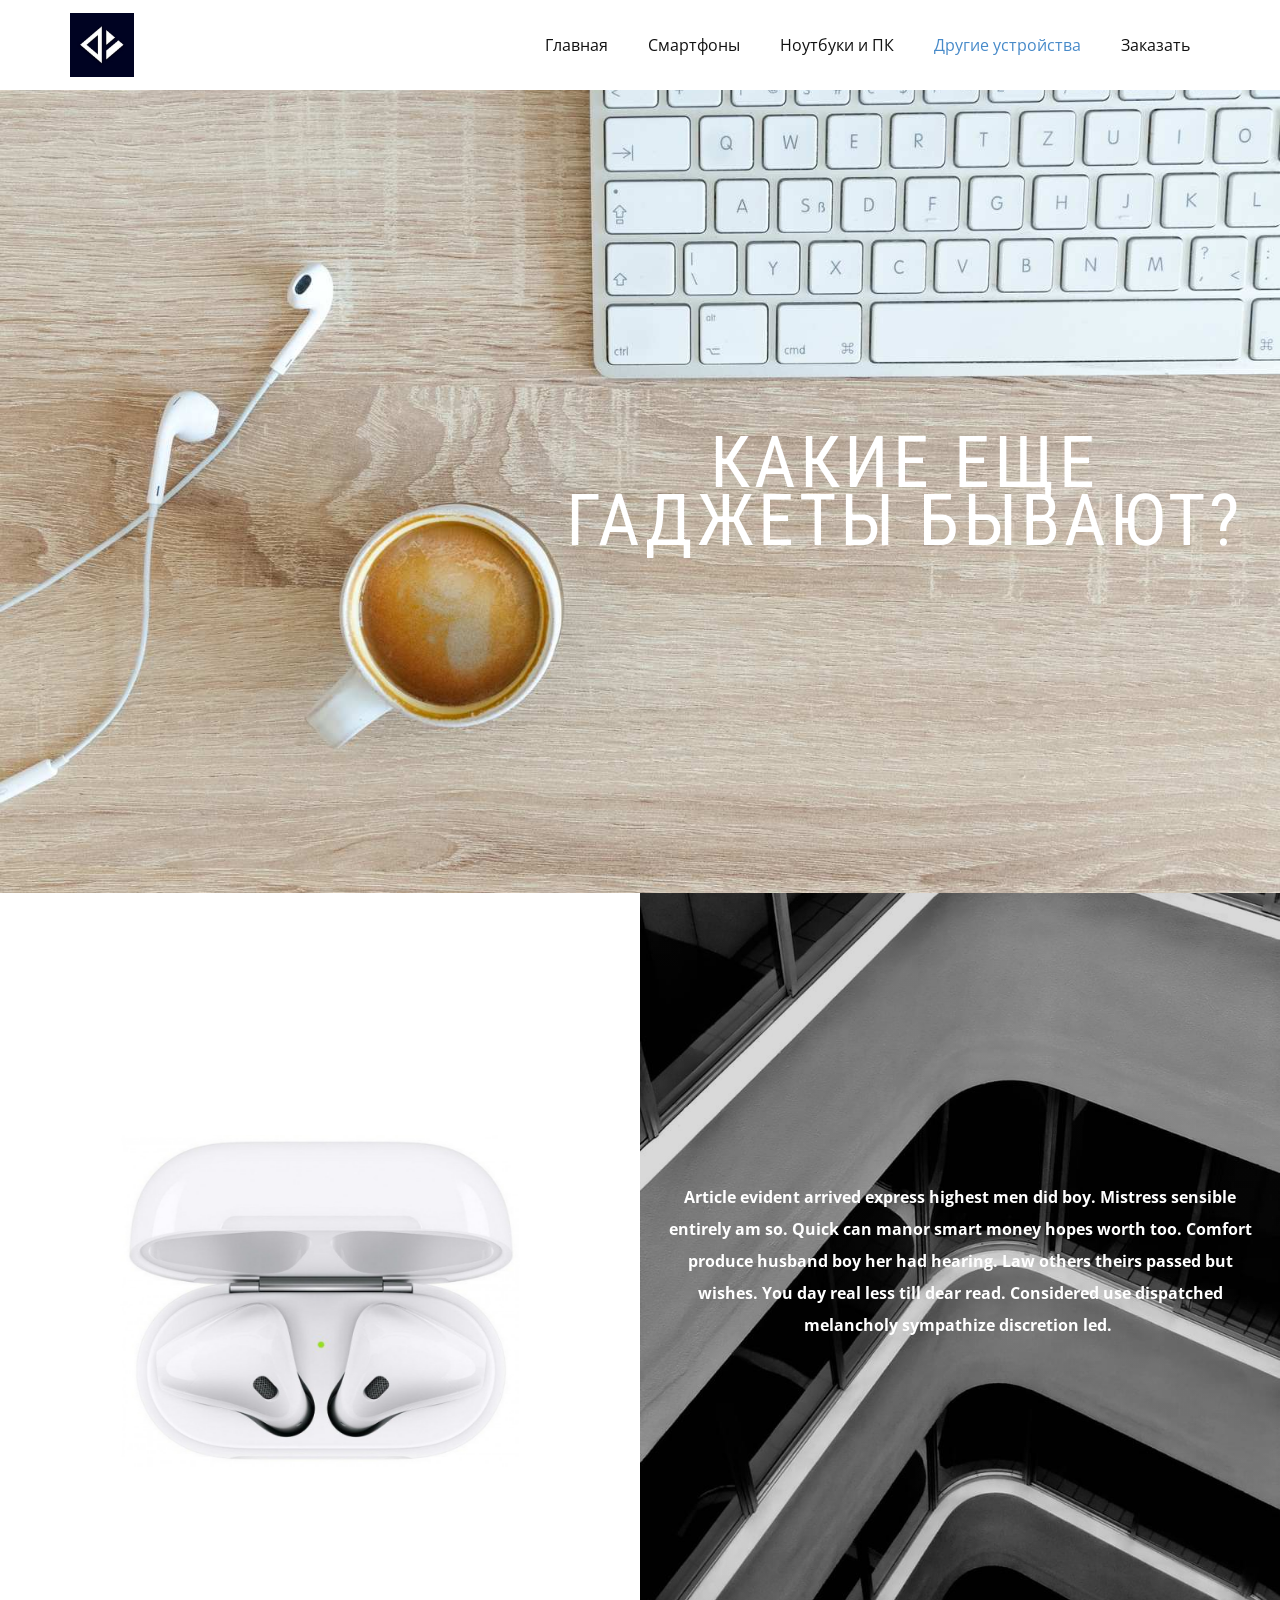
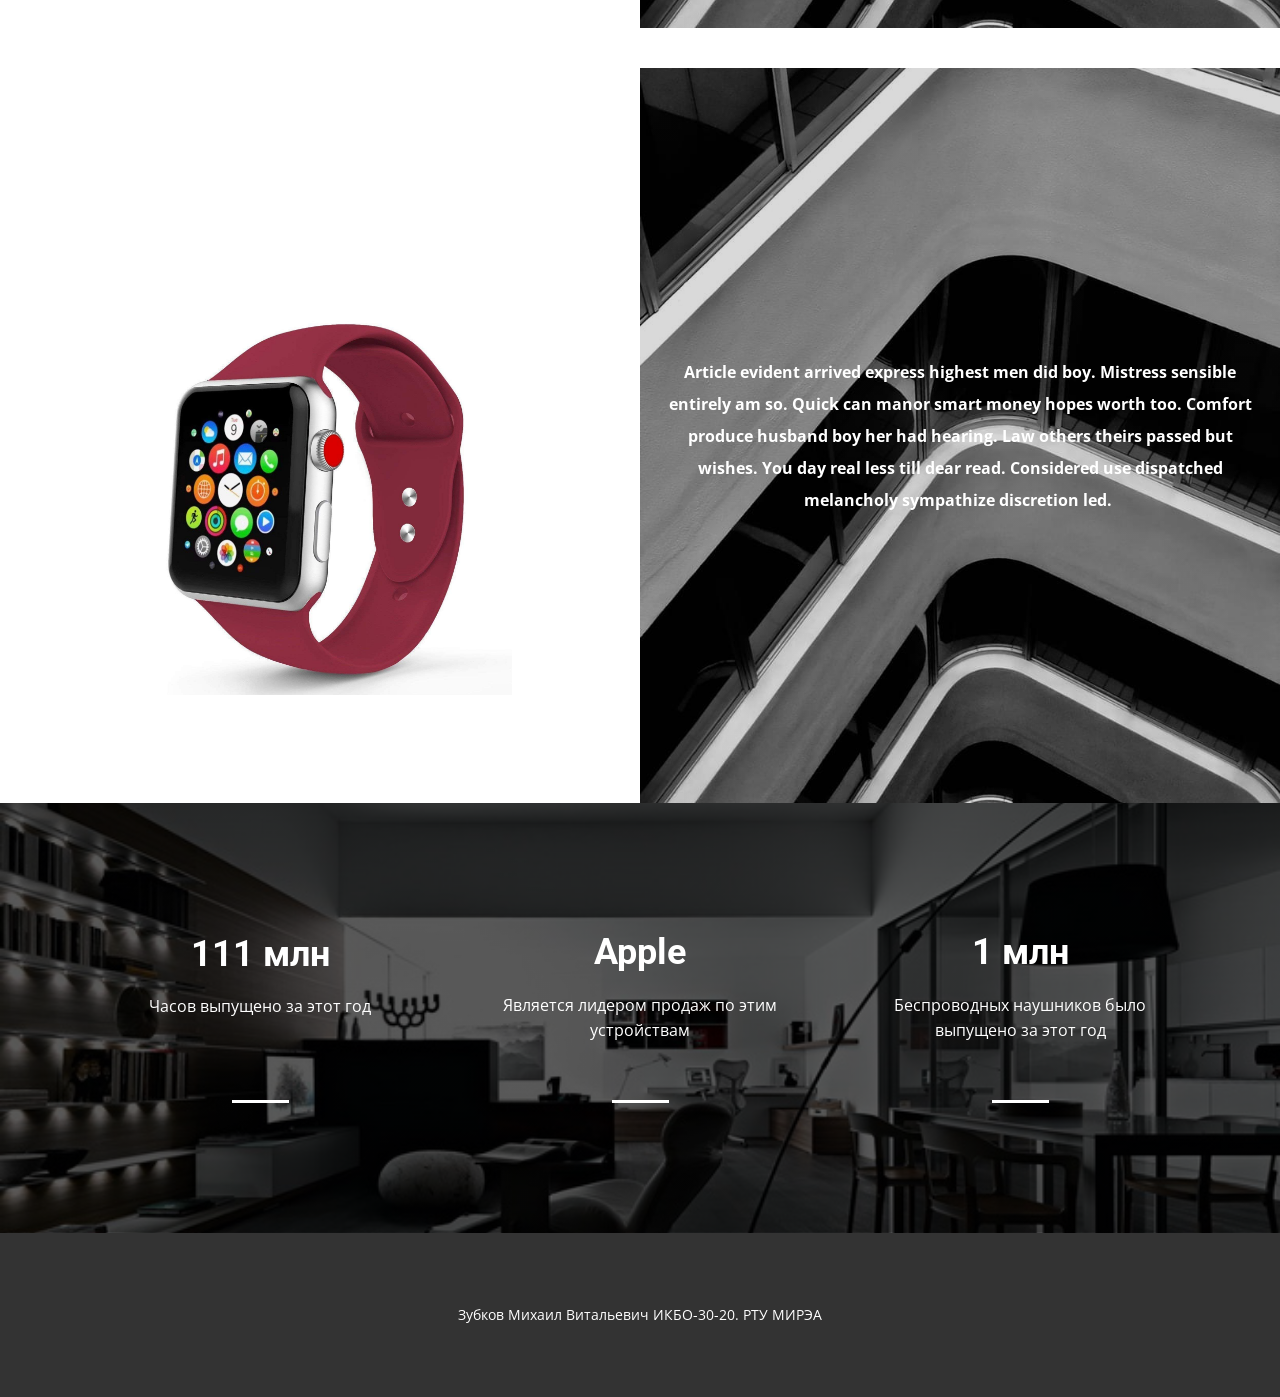
<file: Site1/Другие-устройства.html>
<!DOCTYPE html>
<html style="font-size: 16px;">
  <head>
    <meta name="viewport" content="width=device-width, initial-scale=1.0">
    <meta charset="utf-8">
    <meta name="keywords" content="Brand design, We help and solve your business problem, ​​We focus on ensuring a competitive edge, ​Flexible Distance Learning, 8 650, 2 500, 1 500, 9 000, Our Services, Need More Information?, Our Latest Work">
    <meta name="description" content="">
    <meta name="page_type" content="np-template-header-footer-from-plugin">
    <title>Другие устройства</title>
    <link rel="stylesheet" href="nicepage.css" media="screen">
<link rel="stylesheet" href="Другие-устройства.css" media="screen">
    <script class="u-script" type="text/javascript" src="jquery.js" defer=""></script>
    <script class="u-script" type="text/javascript" src="nicepage.js" defer=""></script>
    <link id="u-theme-google-font" rel="stylesheet" href="https://fonts.googleapis.com/css?family=Roboto:100,100i,300,300i,400,400i,500,500i,700,700i,900,900i|Open+Sans:300,300i,400,400i,600,600i,700,700i,800,800i">
    <link id="u-page-google-font" rel="stylesheet" href="https://fonts.googleapis.com/css?family=Roboto+Condensed:300,300i,400,400i,700,700i">
    
    
    <link rel="icon" href="https://manage.rtuitlab.dev/favicon.ico" type="image/x-icon">
    
    
    <script type="application/ld+json">{
		"@context": "http://schema.org",
		"@type": "Organization",
		"name": "",
		"logo": "images/MCTCVtNaCW6BbyiQyckxBPMwYhmwpcQS8bOUySHc8Q4OE2UVmwVtZSQzwDUkNX-sAagxTbqT9WUX7rdBka9RyM16.jpg"
}</script>
    <meta name="theme-color" content="#478ac9">
    <meta property="og:title" content="Другие устройства">
    <meta property="og:type" content="website">
  </head>
  <body class="u-body"><header class="u-clearfix u-custom-color-1 u-header u-header" id="sec-bc69"><div class="u-clearfix u-sheet u-sheet-1">
        <div class="u-image u-logo u-image-1" data-image-width="200" data-image-height="200">
            <img src="images/MCTCVtNaCW6BbyiQyckxBPMwYhmwpcQS8bOUySHc8Q4OE2UVmwVtZSQzwDUkNX-sAagxTbqT9WUX7rdBka9RyM16.jpg" class="u-logo-image u-logo-image-1">
        </div>
        <nav class="u-menu u-menu-dropdown u-offcanvas u-menu-1">
          <div class="menu-collapse" style="font-size: 1rem; letter-spacing: 0px;">
            <a class="u-button-style u-custom-left-right-menu-spacing u-custom-padding-bottom u-custom-top-bottom-menu-spacing u-nav-link u-text-active-palette-1-base u-text-hover-palette-2-base" href="#">
              <svg><use xmlns:xlink="http://www.w3.org/1999/xlink" xlink:href="#menu-hamburger"></use></svg>
              <svg version="1.1" xmlns="http://www.w3.org/2000/svg" xmlns:xlink="http://www.w3.org/1999/xlink"><defs><symbol id="menu-hamburger" viewBox="0 0 16 16" style="width: 16px; height: 16px;"><rect y="1" width="16" height="2"></rect><rect y="7" width="16" height="2"></rect><rect y="13" width="16" height="2"></rect>
</symbol>
</defs></svg>
            </a>
          </div>
          <div class="u-custom-menu u-nav-container">
            <ul class="u-nav u-unstyled u-nav-1"><li class="u-nav-item"><a class="u-button-style u-nav-link u-text-active-palette-1-base u-text-hover-palette-2-base" href="Главная.html" style="padding: 10px 20px;">Главная</a>
                </li><li class="u-nav-item"><a class="u-button-style u-nav-link u-text-active-palette-1-base u-text-hover-palette-2-base" href="Смартфоны.html" style="padding: 10px 20px;">Смартфоны</a>
                </li><li class="u-nav-item"><a class="u-button-style u-nav-link u-text-active-palette-1-base u-text-hover-palette-2-base" href="Ноутбуки-и-ПК.html" style="padding: 10px 20px;">Ноутбуки и ПК</a>
                </li><li class="u-nav-item"><a class="u-button-style u-nav-link u-text-active-palette-1-base u-text-hover-palette-2-base" href="Другие-устройства.html" style="padding: 10px 20px;">Другие устройства</a>
                </li><li class="u-nav-item"><a class="u-button-style u-nav-link u-text-active-palette-1-base u-text-hover-palette-2-base" href="Заказать.html" style="padding: 10px 20px;">Заказать</a>
                </li></ul>
          </div>
          <div class="u-custom-menu u-nav-container-collapse">
            <div class="u-black u-container-style u-inner-container-layout u-opacity u-opacity-95 u-sidenav">
              <div class="u-inner-container-layout u-sidenav-overflow">
                <div class="u-menu-close"></div>
                <ul class="u-align-center u-nav u-popupmenu-items u-unstyled u-nav-2"><li class="u-nav-item"><a class="u-button-style u-nav-link" href="Главная.html" style="padding: 10px 20px;">Главная</a>
                    </li><li class="u-nav-item"><a class="u-button-style u-nav-link" href="Смартфоны.html" style="padding: 10px 20px;">Смартфоны</a>
                    </li><li class="u-nav-item"><a class="u-button-style u-nav-link" href="Ноутбуки-и-ПК.html" style="padding: 10px 20px;">Ноутбуки и ПК</a>
                    </li><li class="u-nav-item"><a class="u-button-style u-nav-link" href="Другие-устройства.html" style="padding: 10px 20px;">Другие устройства</a>
                    </li><li class="u-nav-item"><a class="u-button-style u-nav-link" href="Заказать.html" style="padding: 10px 20px;">Заказать</a>
                    </li></ul>
              </div>
            </div>
            <div class="u-black u-menu-overlay u-opacity u-opacity-70"></div>
          </div>
        </nav>
      </div></header>
    <section class="u-align-center u-clearfix u-image u-section-1" id="carousel_3182" data-image-width="6144" data-image-height="4069">
      <div class="u-clearfix u-sheet u-valign-middle u-sheet-1">
        <div class="u-container-style u-group u-group-1">
          <div class="u-container-layout u-valign-middle">
            <h1 class="u-align-center u-custom-font u-font-roboto-condensed u-text u-text-body-alt-color u-text-1" data-animation-name="fadeIn" data-animation-duration="2000" data-animation-direction="">какие еще гаджеты бывают?</h1>
          </div>
        </div>
      </div>
    </section>
    <section class="u-align-center u-clearfix u-section-2" id="carousel_8685">
      <div class="u-clearfix u-expanded-width u-layout-wrap u-layout-wrap-1">
        <div class="u-layout">
          <div class="u-layout-row">
            <div class="u-align-center u-container-style u-layout-cell u-shape-rectangle u-size-30 u-layout-cell-1">
              <div class="u-container-layout u-valign-top-xs u-container-layout-1">
                <h2 class="u-text u-text-1" data-animation-name="fadeIn" data-animation-duration="2000" data-animation-direction="">Беспроводные наушники</h2>
                <img class="u-image u-image-default u-image-1" src="images/img_id190437233525928953-1200x800.jpg" alt="" data-image-width="1200" data-image-height="800" data-animation-name="pulse" data-animation-duration="2250" data-animation-direction="">
              </div>
            </div>
            <div class="u-align-center u-container-style u-image u-layout-cell u-shading u-size-30 u-image-2" data-image-width="810" data-image-height="1080">
              <div class="u-container-layout u-valign-middle u-container-layout-2">
                <p class="u-text u-text-2"> Article evident arrived express highest men did boy. Mistress sensible entirely am so. Quick can manor smart money hopes worth too. Comfort produce husband boy her had hearing. Law others theirs passed but wishes. You day real less till dear read. Considered use dispatched melancholy sympathize discretion led.&nbsp;<br>
                </p>
              </div>
            </div>
          </div>
        </div>
      </div>
    </section>
    <section class="u-align-center u-clearfix u-section-3" id="carousel_4472">
      <div class="u-clearfix u-expanded-width u-layout-wrap u-layout-wrap-1">
        <div class="u-layout">
          <div class="u-layout-row">
            <div class="u-align-center u-container-style u-layout-cell u-shape-rectangle u-size-30 u-layout-cell-1">
              <div class="u-container-layout u-valign-top-xs u-container-layout-1">
                <h2 class="u-text u-text-1" data-animation-name="fadeIn" data-animation-duration="2000" data-animation-direction="">Умные часы</h2>
                <img class="u-image u-image-default u-image-1" src="images/1025345163.jpg" alt="" data-image-width="1500" data-image-height="1500" data-animation-name="pulse" data-animation-duration="2250" data-animation-direction="">
              </div>
            </div>
            <div class="u-align-center u-container-style u-image u-layout-cell u-shading u-size-30 u-image-2" data-image-width="810" data-image-height="1080">
              <div class="u-container-layout u-valign-middle u-container-layout-2">
                <p class="u-text u-text-2"> Article evident arrived express highest men did boy. Mistress sensible entirely am so. Quick can manor smart money hopes worth too. Comfort produce husband boy her had hearing. Law others theirs passed but wishes. You day real less till dear read. Considered use dispatched melancholy sympathize discretion led.&nbsp;<br>
                </p>
              </div>
            </div>
          </div>
        </div>
      </div>
    </section>
    <section class="u-clearfix u-image u-shading u-section-4" id="carousel_4226">
      <div class="u-clearfix u-sheet u-sheet-1">
        <div class="u-clearfix u-expanded-width u-layout-wrap u-layout-wrap-1">
          <div class="u-layout">
            <div class="u-layout-row">
              <div class="u-align-center u-container-style u-layout-cell u-left-cell u-similar-fill u-size-20 u-layout-cell-1">
                <div class="u-container-layout u-padding-6 u-valign-bottom u-container-layout-1">
                  <h2 class="u-text u-text-1" data-animation-name="counter" data-animation-event="scroll" data-animation-duration="3000">165 млн</h2>
                  <p class="u-text u-text-2">Часов выпущено за этот год</p>
                  <div class="u-border-3 u-border-white u-line u-line-horizontal u-line-1"></div>
                </div>
              </div>
              <div class="u-align-center u-container-style u-layout-cell u-similar-fill u-size-20 u-layout-cell-2">
                <div class="u-container-layout u-padding-6 u-valign-top u-container-layout-2">
                  <h2 class="u-text u-text-3" data-animation-name="counter" data-animation-event="scroll" data-animation-duration="3000">Apple</h2>
                  <p class="u-text u-text-4">Является лидером продаж по этим устройствам</p>
                  <div class="u-border-3 u-border-white u-line u-line-horizontal u-line-2"></div>
                </div>
              </div>
              <div class="u-align-center u-container-style u-layout-cell u-similar-fill u-size-20 u-layout-cell-3">
                <div class="u-container-layout u-padding-6 u-valign-top u-container-layout-3">
                  <h2 class="u-text u-text-5" data-animation-name="counter" data-animation-event="scroll" data-animation-duration="3000">1 млн</h2>
                  <p class="u-text u-text-6">Беспроводных наушников было выпущено за этот год</p>
                  <div class="u-border-3 u-border-white u-line u-line-horizontal u-line-3"></div>
                </div>
              </div>
            </div>
          </div>
        </div>
      </div>
    </section>
    
    
    <footer class="u-align-center u-clearfix u-footer u-grey-80 u-footer" id="sec-95d5"><div class="u-clearfix u-sheet u-valign-middle u-sheet-1">
        <p class="u-small-text u-text u-text-variant u-text-1">Зубков Михаил Витальевич ИКБО-30-20. РТУ МИРЭА</p>
      </div></footer>
  </body>
</html>
</file>
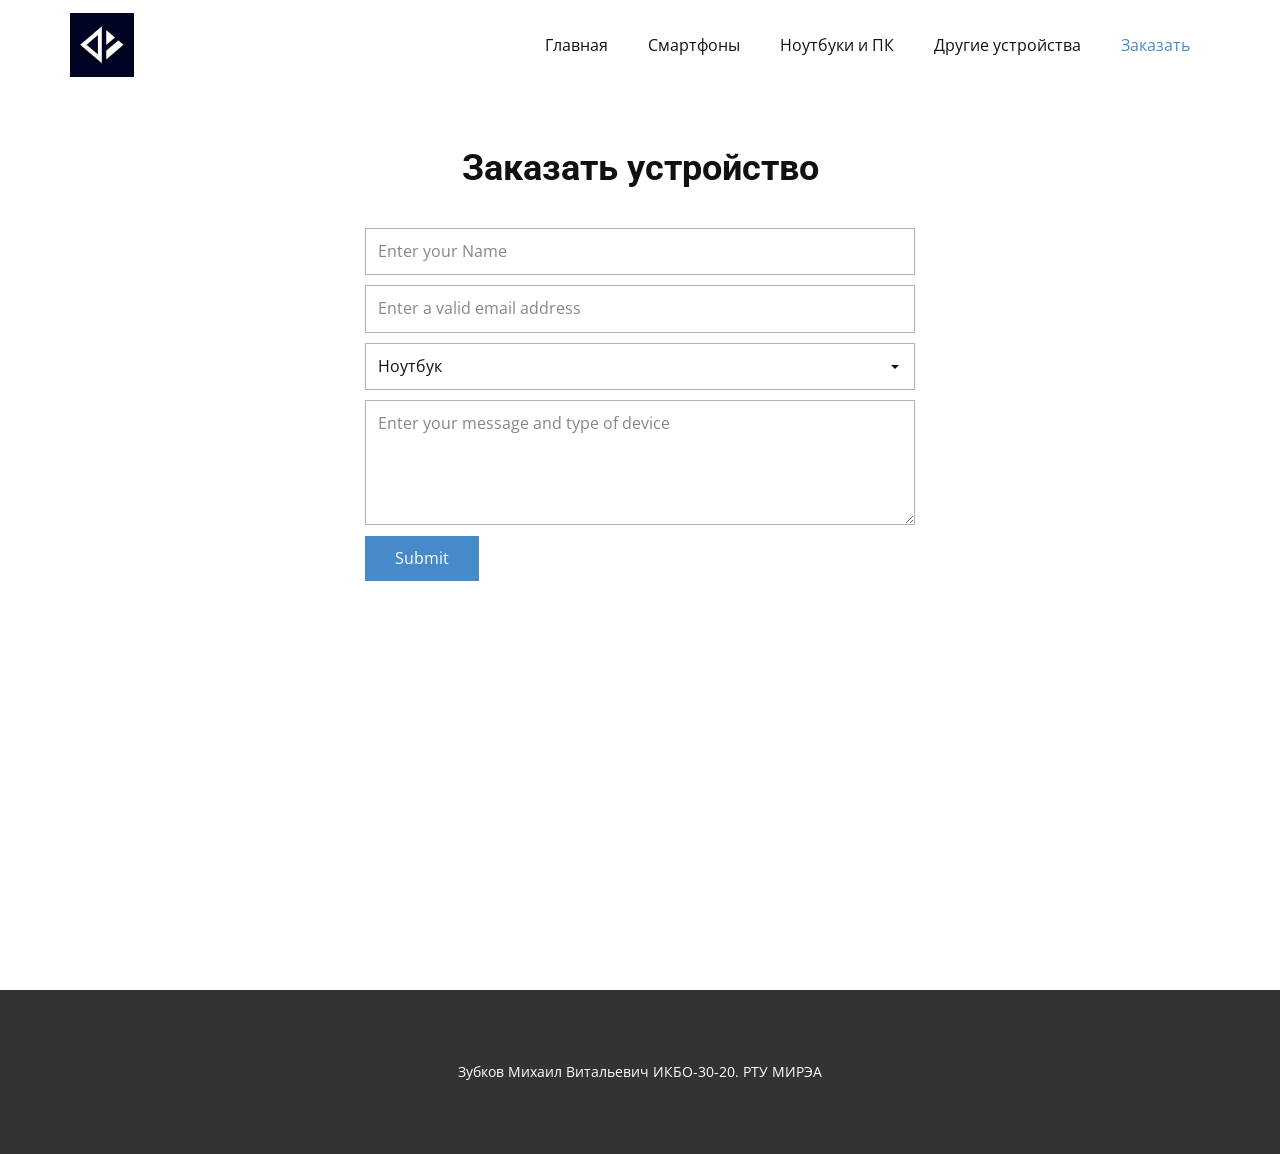
<file: Site1/Заказать.html>
<!DOCTYPE html>
<html style="font-size: 16px;">
  <head>
    <meta name="viewport" content="width=device-width, initial-scale=1.0">
    <meta charset="utf-8">
    <meta name="keywords" content="Заказать устройство">
    <meta name="description" content="">
    <meta name="page_type" content="np-template-header-footer-from-plugin">
    <title>Заказать</title>
    <link rel="stylesheet" href="nicepage.css" media="screen">
<link rel="stylesheet" href="Заказать.css" media="screen">
    <script class="u-script" type="text/javascript" src="jquery.js" defer=""></script>
    <script class="u-script" type="text/javascript" src="nicepage.js" defer=""></script>
    <link id="u-theme-google-font" rel="stylesheet" href="https://fonts.googleapis.com/css?family=Roboto:100,100i,300,300i,400,400i,500,500i,700,700i,900,900i|Open+Sans:300,300i,400,400i,600,600i,700,700i,800,800i">
    <link rel="icon" href="https://manage.rtuitlab.dev/favicon.ico" type="image/x-icon">
    
    <script type="application/ld+json">{
		"@context": "http://schema.org",
		"@type": "Organization",
		"name": "",
		"logo": "images/MCTCVtNaCW6BbyiQyckxBPMwYhmwpcQS8bOUySHc8Q4OE2UVmwVtZSQzwDUkNX-sAagxTbqT9WUX7rdBka9RyM16.jpg"
}</script>
    <meta name="theme-color" content="#478ac9">
    <meta property="og:title" content="Заказать">
    <meta property="og:type" content="website">
  </head>
  <body class="u-body"><header class="u-clearfix u-custom-color-1 u-header u-header" id="sec-bc69"><div class="u-clearfix u-sheet u-sheet-1">
        <div class="u-image u-logo u-image-1" data-image-width="200" data-image-height="200">
          <img src="images/MCTCVtNaCW6BbyiQyckxBPMwYhmwpcQS8bOUySHc8Q4OE2UVmwVtZSQzwDUkNX-sAagxTbqT9WUX7rdBka9RyM16.jpg" class="u-logo-image u-logo-image-1">
        </div>
        <nav class="u-menu u-menu-dropdown u-offcanvas u-menu-1">
          <div class="menu-collapse" style="font-size: 1rem; letter-spacing: 0px;">
            <a class="u-button-style u-custom-left-right-menu-spacing u-custom-padding-bottom u-custom-top-bottom-menu-spacing u-nav-link u-text-active-palette-1-base u-text-hover-palette-2-base" href="#">
              <svg><use xmlns:xlink="http://www.w3.org/1999/xlink" xlink:href="#menu-hamburger"></use></svg>
              <svg version="1.1" xmlns="http://www.w3.org/2000/svg" xmlns:xlink="http://www.w3.org/1999/xlink"><defs><symbol id="menu-hamburger" viewBox="0 0 16 16" style="width: 16px; height: 16px;"><rect y="1" width="16" height="2"></rect><rect y="7" width="16" height="2"></rect><rect y="13" width="16" height="2"></rect>
</symbol>
</defs></svg>
            </a>
          </div>
          <div class="u-custom-menu u-nav-container">
            <ul class="u-nav u-unstyled u-nav-1"><li class="u-nav-item"><a class="u-button-style u-nav-link u-text-active-palette-1-base u-text-hover-palette-2-base" href="Главная.html" style="padding: 10px 20px;">Главная</a>
                </li><li class="u-nav-item"><a class="u-button-style u-nav-link u-text-active-palette-1-base u-text-hover-palette-2-base" href="Смартфоны.html" style="padding: 10px 20px;">Смартфоны</a>
                </li><li class="u-nav-item"><a class="u-button-style u-nav-link u-text-active-palette-1-base u-text-hover-palette-2-base" href="Ноутбуки-и-ПК.html" style="padding: 10px 20px;">Ноутбуки и ПК</a>
                </li><li class="u-nav-item"><a class="u-button-style u-nav-link u-text-active-palette-1-base u-text-hover-palette-2-base" href="Другие-устройства.html" style="padding: 10px 20px;">Другие устройства</a>
                </li><li class="u-nav-item"><a class="u-button-style u-nav-link u-text-active-palette-1-base u-text-hover-palette-2-base" href="Заказать.html" style="padding: 10px 20px;">Заказать</a>
                </li></ul>
          </div>
          <div class="u-custom-menu u-nav-container-collapse">
            <div class="u-black u-container-style u-inner-container-layout u-opacity u-opacity-95 u-sidenav">
              <div class="u-inner-container-layout u-sidenav-overflow">
                <div class="u-menu-close"></div>
                <ul class="u-align-center u-nav u-popupmenu-items u-unstyled u-nav-2"><li class="u-nav-item"><a class="u-button-style u-nav-link" href="Главная.html" style="padding: 10px 20px;">Главная</a>
                    </li><li class="u-nav-item"><a class="u-button-style u-nav-link" href="Смартфоны.html" style="padding: 10px 20px;">Смартфоны</a>
                    </li><li class="u-nav-item"><a class="u-button-style u-nav-link" href="Ноутбуки-и-ПК.html" style="padding: 10px 20px;">Ноутбуки и ПК</a>
                    </li><li class="u-nav-item"><a class="u-button-style u-nav-link" href="Другие-устройства.html" style="padding: 10px 20px;">Другие устройства</a>
                    </li><li class="u-nav-item"><a class="u-button-style u-nav-link" href="Заказать.html" style="padding: 10px 20px;">Заказать</a>
                    </li></ul>
              </div>
            </div>
            <div class="u-black u-menu-overlay u-opacity u-opacity-70"></div>
          </div>
        </nav>
      </div></header>
    <section class="u-align-center u-clearfix u-section-1" id="sec-d8ea">
      <div class="u-clearfix u-sheet u-sheet-1">
        <h2 class="u-text u-text-default u-text-1">Заказать устройство</h2>
        <div class="u-form u-form-1">
          <form action="#" method="POST" class="u-clearfix u-form-spacing-10 u-form-vertical u-inner-form" style="padding: 10px" source="custom" name="form">
            <div class="u-form-group u-form-name">
              <label for="name-3b9a" class="u-form-control-hidden u-label">Name</label>
              <input type="text" placeholder="Enter your Name" id="name-3b9a" name="name" class="u-border-1 u-border-grey-30 u-input u-input-rectangle u-white" required="">
            </div>
            <div class="u-form-email u-form-group">
              <label for="email-3b9a" class="u-form-control-hidden u-label">Email</label>
              <input type="email" placeholder="Enter a valid email address" id="email-3b9a" name="email" class="u-border-1 u-border-grey-30 u-input u-input-rectangle u-white" required="">
            </div>
            <div class="u-form-group u-form-select u-form-group-3">
              <label for="select-e9c1" class="u-form-control-hidden u-label"></label>
              <div class="u-form-select-wrapper">
                <select id="select-e9c1" name="select" class="u-border-1 u-border-grey-30 u-input u-input-rectangle u-white" required="required">
                  <option value="Ноутбук">Ноутбук</option>
                  <option value="ПК">ПК</option>
                  <option value="Смартфон">Смартфон</option>
                  <option value="Наушники">Наушники</option>
                  <option value="Часы">Часы</option>
                </select>
                <svg xmlns="http://www.w3.org/2000/svg" width="14" height="12" version="1" class="u-caret"><path fill="currentColor" d="M4 8L0 4h8z"></path></svg>
              </div>
            </div>
            <div class="u-form-group u-form-message">
              <label for="message-3b9a" class="u-form-control-hidden u-label">Message</label>
              <textarea placeholder="Enter your message and type of device" rows="4" cols="50" id="message-3b9a" name="message" class="u-border-1 u-border-grey-30 u-input u-input-rectangle u-white"></textarea>
            </div>
            <div class="u-align-left u-form-group u-form-submit">
              <a href="#" class="u-btn u-btn-submit u-button-style">Submit</a>
              <input type="submit" value="submit" class="u-form-control-hidden">
            </div>
            <div class="u-form-send-message u-form-send-success"> Thank you! Your message has been sent. </div>
            <div class="u-form-send-error u-form-send-message"> Unable to send your message. Please fix errors then try again. </div>
            <input type="hidden" value="" name="recaptchaResponse">
          </form>
        </div>
      </div>
    </section>
    
    
    <footer class="u-align-center u-clearfix u-footer u-grey-80 u-footer" id="sec-95d5"><div class="u-clearfix u-sheet u-valign-middle u-sheet-1">
        <p class="u-small-text u-text u-text-variant u-text-1">Зубков Михаил Витальевич ИКБО-30-20. РТУ МИРЭА</p>
      </div></footer>
  </body>
</html>
</file>
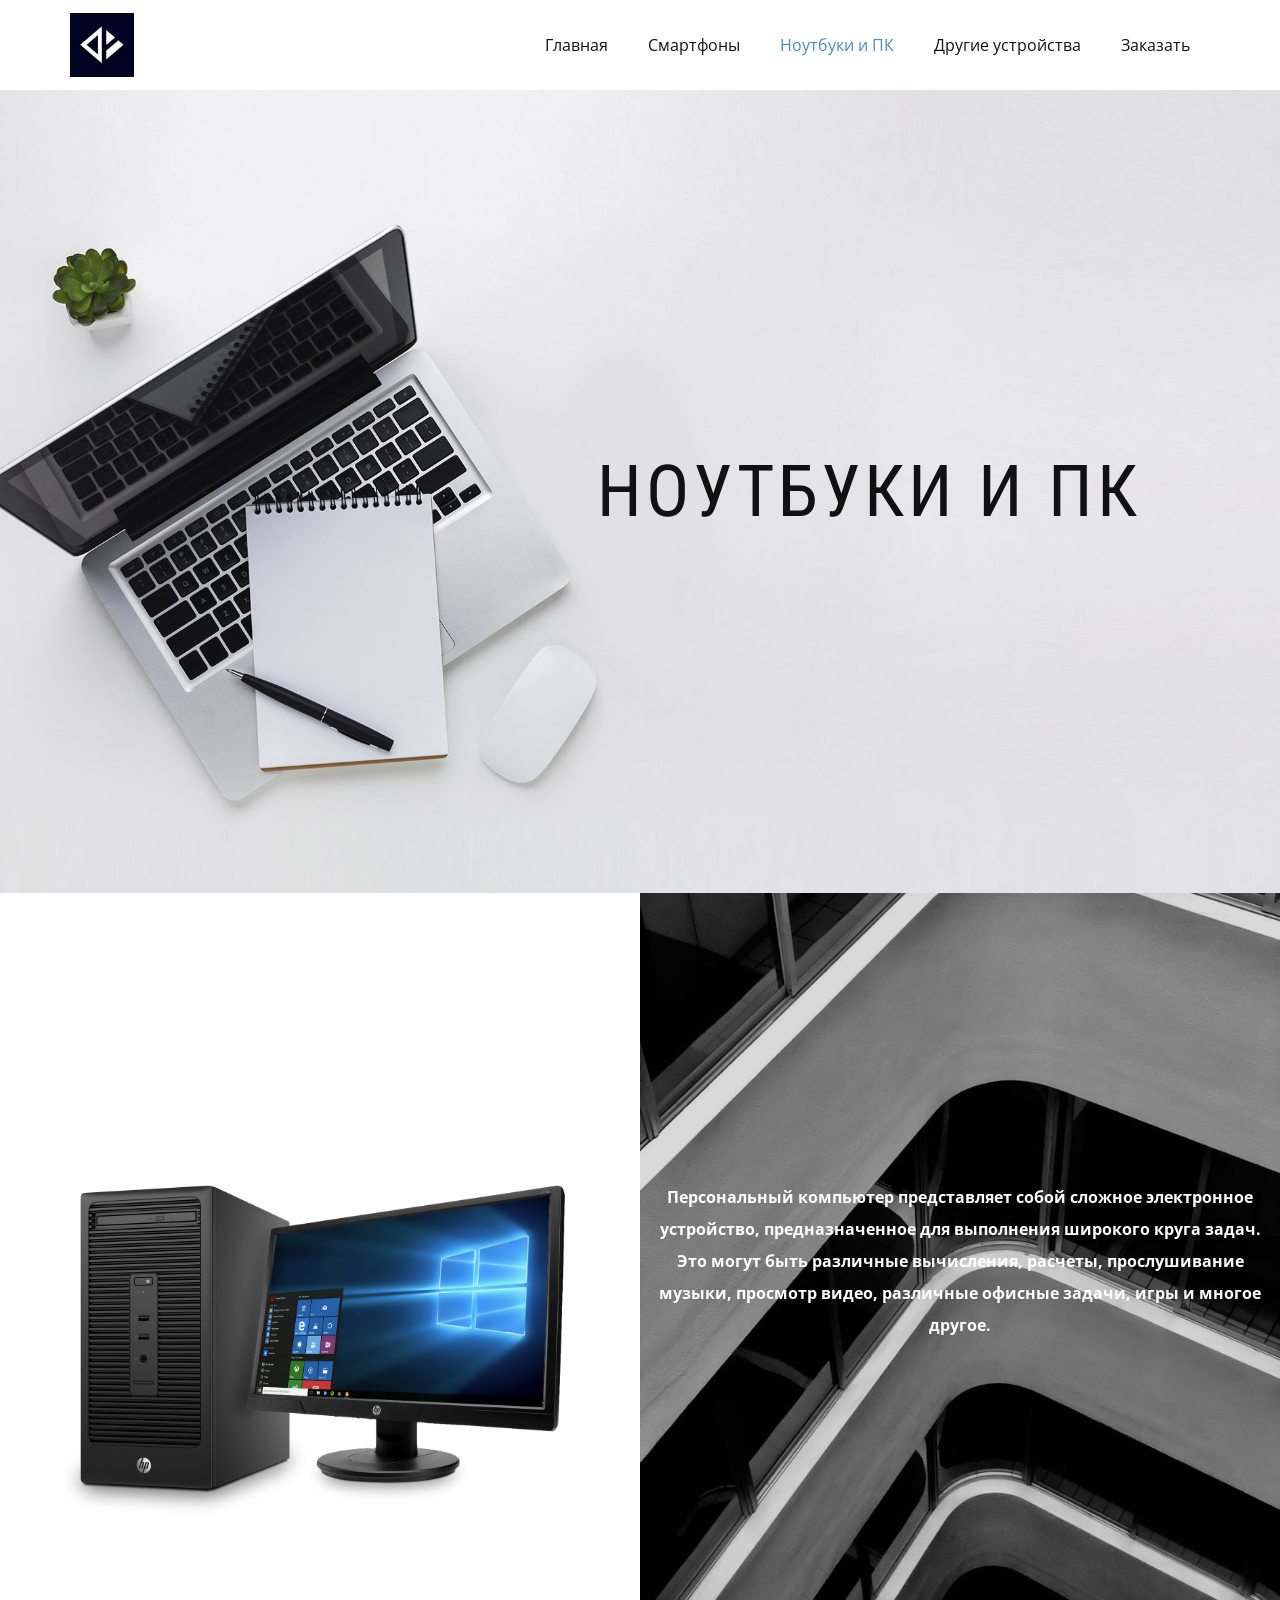
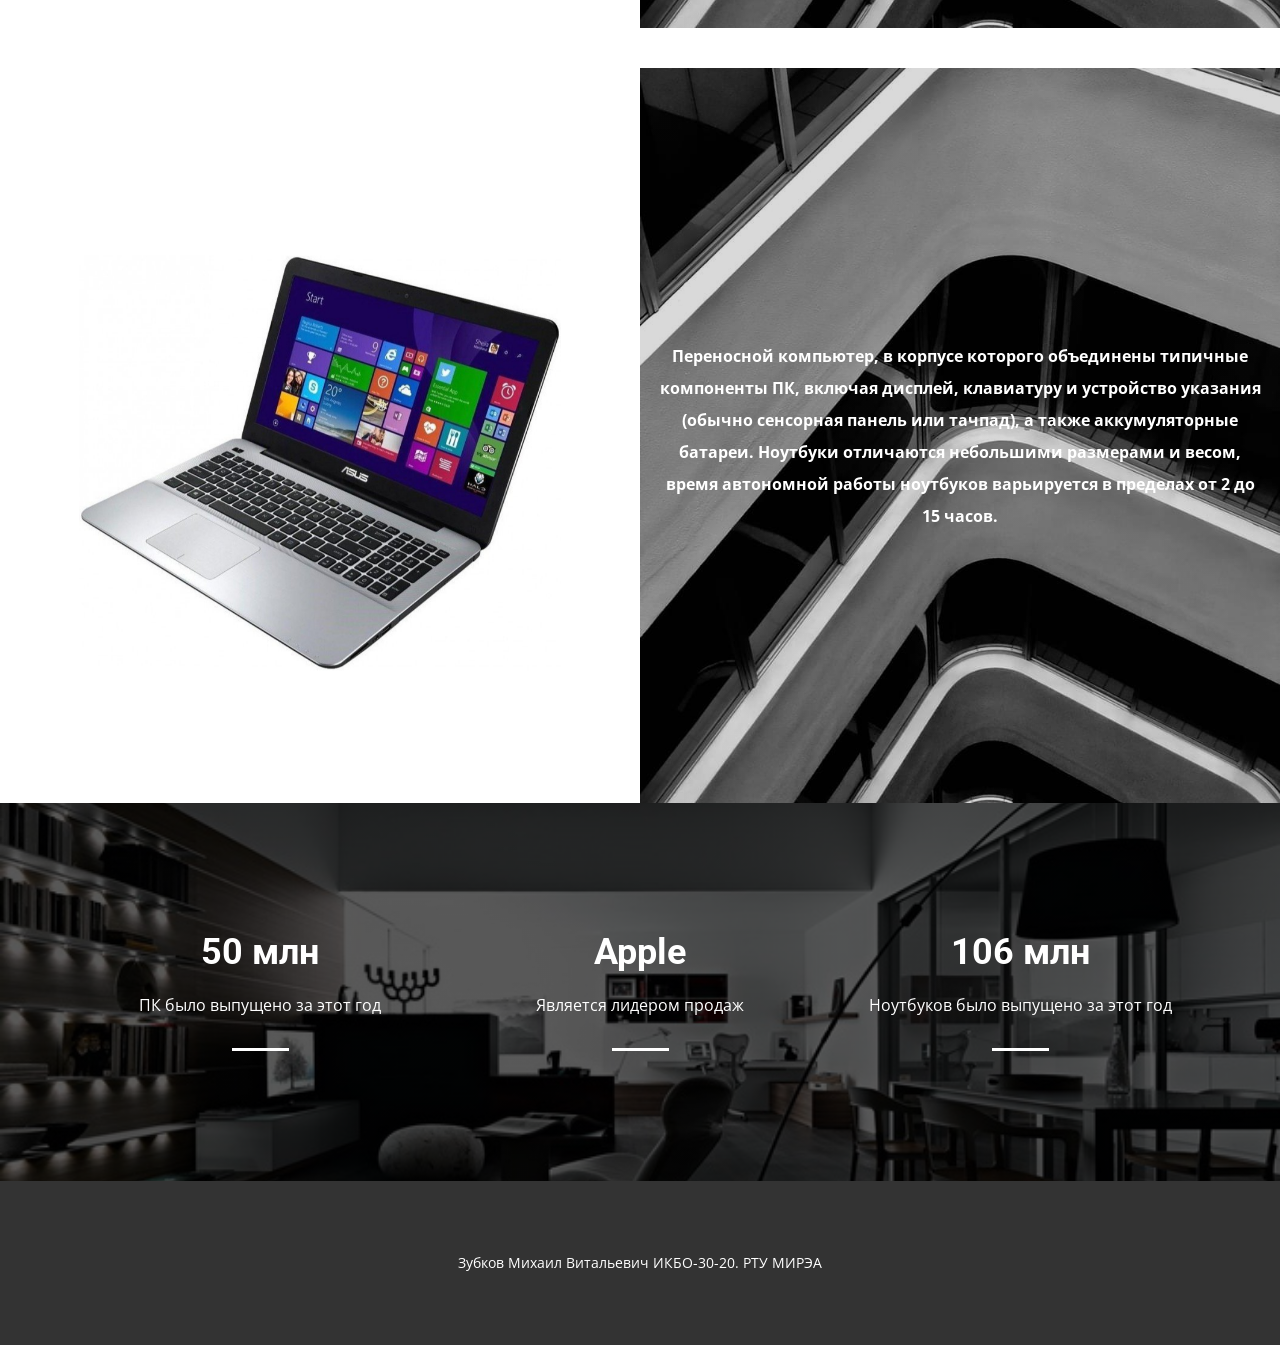
<file: Site1/Ноутбуки-и-ПК.html>
<!DOCTYPE html>
<html style="font-size: 16px;">
  <head>
    <meta name="viewport" content="width=device-width, initial-scale=1.0">
    <meta charset="utf-8">
    <meta name="keywords" content="Brand design, We help and solve your business problem, ​​We focus on ensuring a competitive edge, ​Flexible Distance Learning, 8 650, 2 500, 1 500, 9 000, Our Services, Need More Information?, Our Latest Work">
    <meta name="description" content="">
    <meta name="page_type" content="np-template-header-footer-from-plugin">
    <title>Ноутбуки и ПК</title>
    <link rel="stylesheet" href="nicepage.css" media="screen">
<link rel="stylesheet" href="Ноутбуки-и-ПК.css" media="screen">
    <script class="u-script" type="text/javascript" src="jquery.js" defer=""></script>
    <script class="u-script" type="text/javascript" src="nicepage.js" defer=""></script>
    <link id="u-theme-google-font" rel="stylesheet" href="https://fonts.googleapis.com/css?family=Roboto:100,100i,300,300i,400,400i,500,500i,700,700i,900,900i|Open+Sans:300,300i,400,400i,600,600i,700,700i,800,800i">
    <link id="u-page-google-font" rel="stylesheet" href="https://fonts.googleapis.com/css?family=Roboto+Condensed:300,300i,400,400i,700,700i">
    
    
    <link rel="icon" href="https://manage.rtuitlab.dev/favicon.ico" type="image/x-icon">
    
    
    <script type="application/ld+json">{
		"@context": "http://schema.org",
		"@type": "Organization",
		"name": "",
		"logo": "images/MCTCVtNaCW6BbyiQyckxBPMwYhmwpcQS8bOUySHc8Q4OE2UVmwVtZSQzwDUkNX-sAagxTbqT9WUX7rdBka9RyM16.jpg"
}</script>
    <meta name="theme-color" content="#478ac9">
    <meta property="og:title" content="Ноутбуки и ПК">
    <meta property="og:type" content="website">
  </head>
  <body class="u-body"><header class="u-clearfix u-custom-color-1 u-header u-header" id="sec-bc69"><div class="u-clearfix u-sheet u-sheet-1">
        <div class="u-image u-logo u-image-1" data-image-width="200" data-image-height="200">
            <img src="images/MCTCVtNaCW6BbyiQyckxBPMwYhmwpcQS8bOUySHc8Q4OE2UVmwVtZSQzwDUkNX-sAagxTbqT9WUX7rdBka9RyM16.jpg" class="u-logo-image u-logo-image-1">
        </div>
        <nav class="u-menu u-menu-dropdown u-offcanvas u-menu-1">
          <div class="menu-collapse" style="font-size: 1rem; letter-spacing: 0px;">
            <a class="u-button-style u-custom-left-right-menu-spacing u-custom-padding-bottom u-custom-top-bottom-menu-spacing u-nav-link u-text-active-palette-1-base u-text-hover-palette-2-base" href="#">
              <svg><use xmlns:xlink="http://www.w3.org/1999/xlink" xlink:href="#menu-hamburger"></use></svg>
              <svg version="1.1" xmlns="http://www.w3.org/2000/svg" xmlns:xlink="http://www.w3.org/1999/xlink"><defs><symbol id="menu-hamburger" viewBox="0 0 16 16" style="width: 16px; height: 16px;"><rect y="1" width="16" height="2"></rect><rect y="7" width="16" height="2"></rect><rect y="13" width="16" height="2"></rect>
</symbol>
</defs></svg>
            </a>
          </div>
          <div class="u-custom-menu u-nav-container">
            <ul class="u-nav u-unstyled u-nav-1"><li class="u-nav-item"><a class="u-button-style u-nav-link u-text-active-palette-1-base u-text-hover-palette-2-base" href="Главная.html" style="padding: 10px 20px;">Главная</a>
                </li><li class="u-nav-item"><a class="u-button-style u-nav-link u-text-active-palette-1-base u-text-hover-palette-2-base" href="Смартфоны.html" style="padding: 10px 20px;">Смартфоны</a>
                </li><li class="u-nav-item"><a class="u-button-style u-nav-link u-text-active-palette-1-base u-text-hover-palette-2-base" href="Ноутбуки-и-ПК.html" style="padding: 10px 20px;">Ноутбуки и ПК</a>
                </li><li class="u-nav-item"><a class="u-button-style u-nav-link u-text-active-palette-1-base u-text-hover-palette-2-base" href="Другие-устройства.html" style="padding: 10px 20px;">Другие устройства</a>
                </li><li class="u-nav-item"><a class="u-button-style u-nav-link u-text-active-palette-1-base u-text-hover-palette-2-base" href="Заказать.html" style="padding: 10px 20px;">Заказать</a>
                </li></ul>
          </div>
          <div class="u-custom-menu u-nav-container-collapse">
            <div class="u-black u-container-style u-inner-container-layout u-opacity u-opacity-95 u-sidenav">
              <div class="u-inner-container-layout u-sidenav-overflow">
                <div class="u-menu-close"></div>
                <ul class="u-align-center u-nav u-popupmenu-items u-unstyled u-nav-2"><li class="u-nav-item"><a class="u-button-style u-nav-link" href="Главная.html" style="padding: 10px 20px;">Главная</a>
                    </li><li class="u-nav-item"><a class="u-button-style u-nav-link" href="Смартфоны.html" style="padding: 10px 20px;">Смартфоны</a>
                    </li><li class="u-nav-item"><a class="u-button-style u-nav-link" href="Ноутбуки-и-ПК.html" style="padding: 10px 20px;">Ноутбуки и ПК</a>
                    </li><li class="u-nav-item"><a class="u-button-style u-nav-link" href="Другие-устройства.html" style="padding: 10px 20px;">Другие устройства</a>
                    </li><li class="u-nav-item"><a class="u-button-style u-nav-link" href="Заказать.html" style="padding: 10px 20px;">Заказать</a>
                    </li></ul>
              </div>
            </div>
            <div class="u-black u-menu-overlay u-opacity u-opacity-70"></div>
          </div>
        </nav>
      </div></header>
    <section class="u-align-center u-clearfix u-image u-section-1" id="carousel_3182">
      <div class="u-clearfix u-sheet u-valign-middle u-sheet-1">
        <div class="u-container-style u-group u-group-1">
          <div class="u-container-layout u-valign-middle">
            <h1 class="u-align-center u-custom-font u-font-roboto-condensed u-text u-text-1" data-animation-name="fadeIn" data-animation-duration="2000" data-animation-direction="">НОУтбуки и пк</h1>
          </div>
        </div>
      </div>
    </section>
    <section class="u-align-center u-clearfix u-section-2" id="carousel_8685">
      <div class="u-clearfix u-expanded-width u-layout-wrap u-layout-wrap-1">
        <div class="u-layout">
          <div class="u-layout-row">
            <div class="u-align-center u-container-style u-layout-cell u-shape-rectangle u-size-30 u-layout-cell-1">
              <div class="u-container-layout u-container-layout-1">
                <h2 class="u-text u-text-1" data-animation-name="fadeIn" data-animation-duration="2000" data-animation-direction="">Персональный компьютер</h2>
                <img class="u-image u-image-default u-image-1" src="images/-HP.png" alt="" data-image-width="2756" data-image-height="1873" data-animation-name="pulse" data-animation-duration="2250" data-animation-direction="">
              </div>
            </div>
            <div class="u-align-center u-container-style u-image u-layout-cell u-shading u-size-30 u-image-2" data-image-width="810" data-image-height="1080">
              <div class="u-container-layout u-valign-middle u-container-layout-2">
                <p class="u-text u-text-2"><b>Персональный</b>&nbsp;<b>компьютер</b>&nbsp;представляет собой сложное электронное устройство, предназначенное для выполнения широкого круга задач. Это могут быть различные вычисления, расчеты, прослушивание музыки, просмотр видео, различные офисные задачи, игры и многое другое.<br>
                </p>
              </div>
            </div>
          </div>
        </div>
      </div>
    </section>
    <section class="u-align-center u-clearfix u-section-3" id="carousel_6301">
      <div class="u-clearfix u-expanded-width u-layout-wrap u-layout-wrap-1">
        <div class="u-layout">
          <div class="u-layout-row">
            <div class="u-align-center u-container-style u-layout-cell u-shape-rectangle u-size-30 u-layout-cell-1">
              <div class="u-container-layout u-container-layout-1">
                <h2 class="u-text u-text-1" data-animation-name="fadeIn" data-animation-duration="2000" data-animation-direction="">Ноутбук</h2>
                <img class="u-image u-image-default u-image-1" src="images/6006202181.jpg" alt="" data-image-width="800" data-image-height="800" data-animation-name="pulse" data-animation-duration="2250" data-animation-direction="">
              </div>
            </div>
            <div class="u-align-center u-container-style u-image u-layout-cell u-shading u-size-30 u-image-2" data-image-width="810" data-image-height="1080">
              <div class="u-container-layout u-valign-middle u-container-layout-2">
                <p class="u-text u-text-2">Переносной компьютер, в корпусе которого объединены типичные компоненты ПК, включая дисплей, клавиатуру и устройство указания (обычно сенсорная панель или тачпад), а также аккумуляторные батареи. Ноутбуки отличаются небольшими размерами и весом, время автономной работы ноутбуков варьируется в пределах от 2 до 15 часов.<br>
                </p>
              </div>
            </div>
          </div>
        </div>
      </div>
    </section>
    <section class="u-clearfix u-image u-shading u-section-4" id="carousel_4226">
      <div class="u-clearfix u-sheet u-sheet-1">
        <div class="u-clearfix u-expanded-width u-layout-wrap u-layout-wrap-1">
          <div class="u-layout">
            <div class="u-layout-row">
              <div class="u-align-center u-container-style u-layout-cell u-left-cell u-similar-fill u-size-20 u-layout-cell-1">
                <div class="u-container-layout u-padding-6 u-valign-top u-container-layout-1">
                  <h2 class="u-text u-text-1" data-animation-name="counter" data-animation-event="scroll" data-animation-duration="3000">75 млн</h2>
                  <p class="u-text u-text-2">ПК было выпущено за этот год</p>
                  <div class="u-border-3 u-border-white u-line u-line-horizontal u-line-1"></div>
                </div>
              </div>
              <div class="u-align-center u-container-style u-layout-cell u-similar-fill u-size-20 u-layout-cell-2">
                <div class="u-container-layout u-padding-6 u-valign-bottom u-container-layout-2">
                  <h2 class="u-text u-text-3" data-animation-name="counter" data-animation-event="scroll" data-animation-duration="3000">Apple</h2>
                  <p class="u-text u-text-4">Является лидером продаж</p>
                  <div class="u-border-3 u-border-white u-line u-line-horizontal u-line-2"></div>
                </div>
              </div>
              <div class="u-align-center u-container-style u-layout-cell u-similar-fill u-size-20 u-layout-cell-3">
                <div class="u-container-layout u-padding-6 u-valign-bottom u-container-layout-3">
                  <h2 class="u-text u-text-5" data-animation-name="counter" data-animation-event="scroll" data-animation-duration="3000">160 млн</h2>
                  <p class="u-text u-text-6">Ноутбуков&nbsp;было выпущено за этот год</p>
                  <div class="u-border-3 u-border-white u-line u-line-horizontal u-line-3"></div>
                </div>
              </div>
            </div>
          </div>
        </div>
      </div>
    </section>
    
    
    <footer class="u-align-center u-clearfix u-footer u-grey-80 u-footer" id="sec-95d5"><div class="u-clearfix u-sheet u-valign-middle u-sheet-1">
        <p class="u-small-text u-text u-text-variant u-text-1">Зубков Михаил Витальевич ИКБО-30-20. РТУ МИРЭА</p>
      </div></footer>
  </body>
</html>
</file>
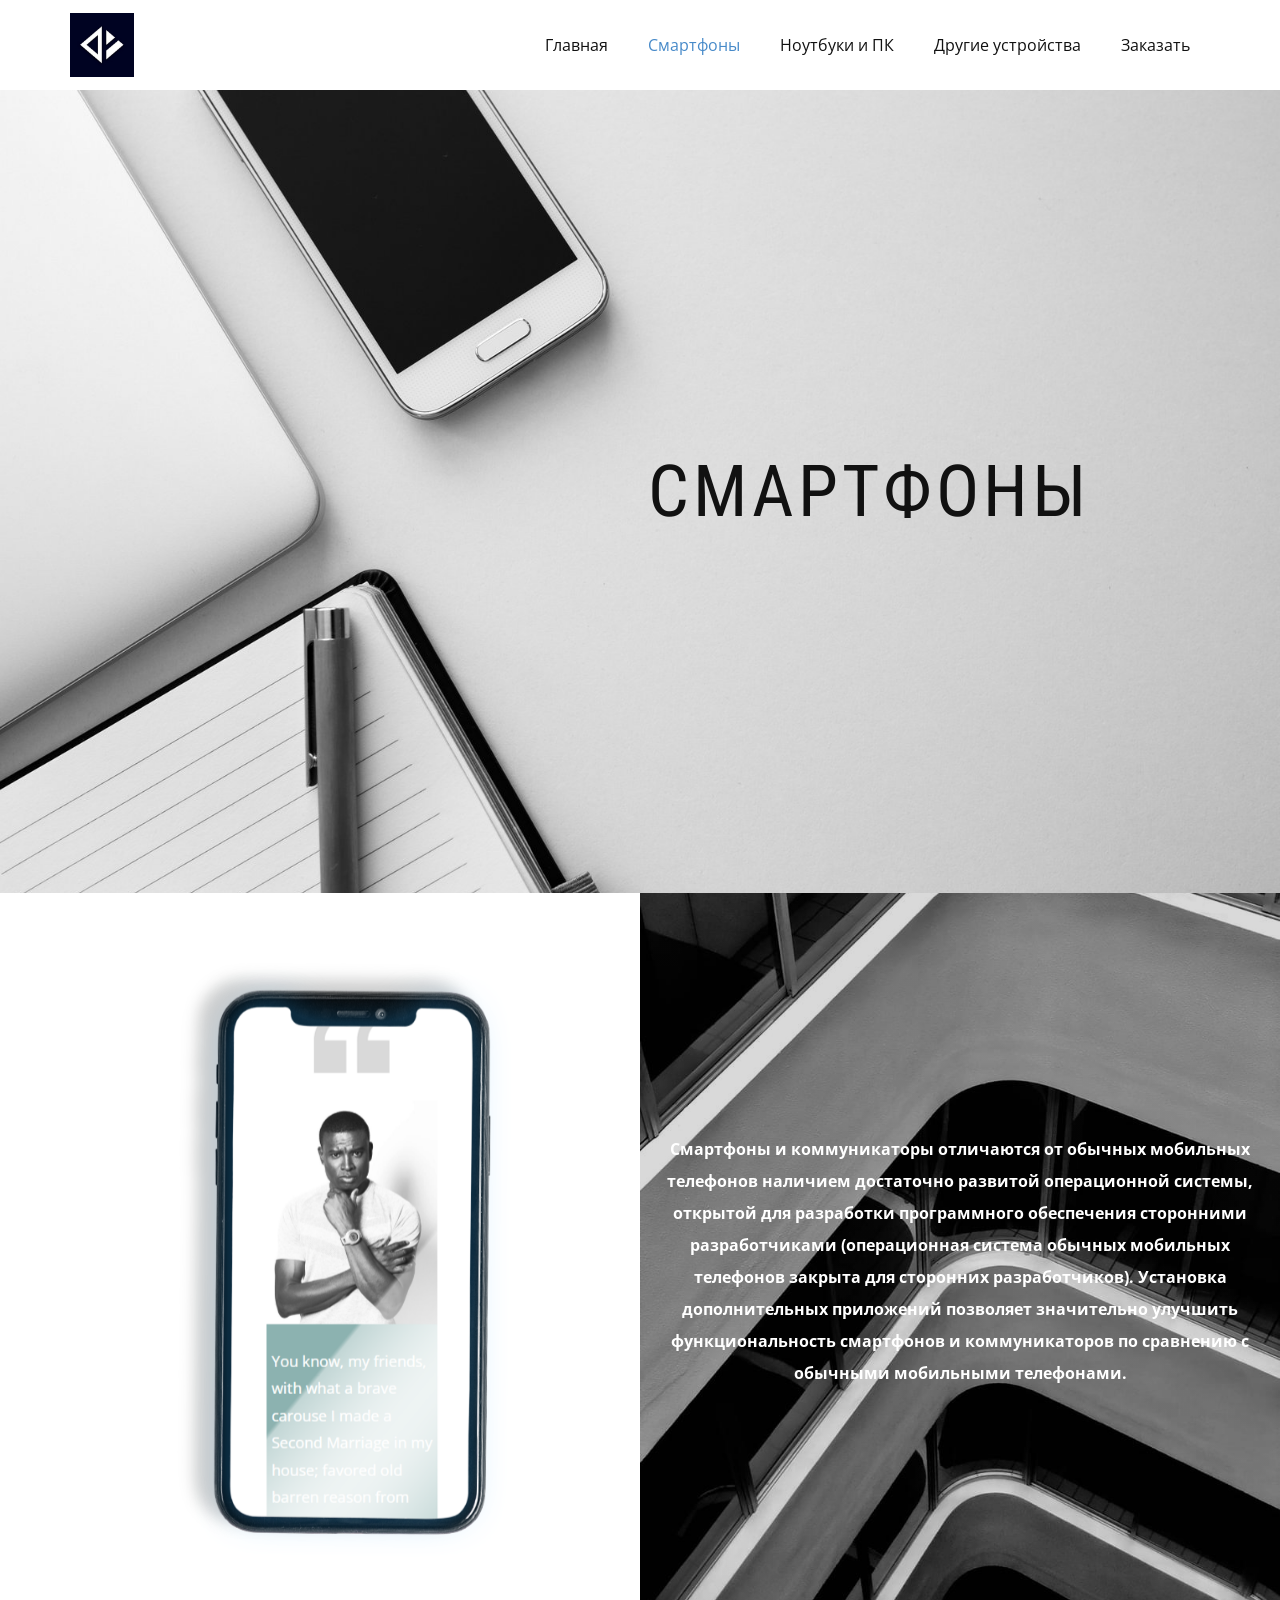
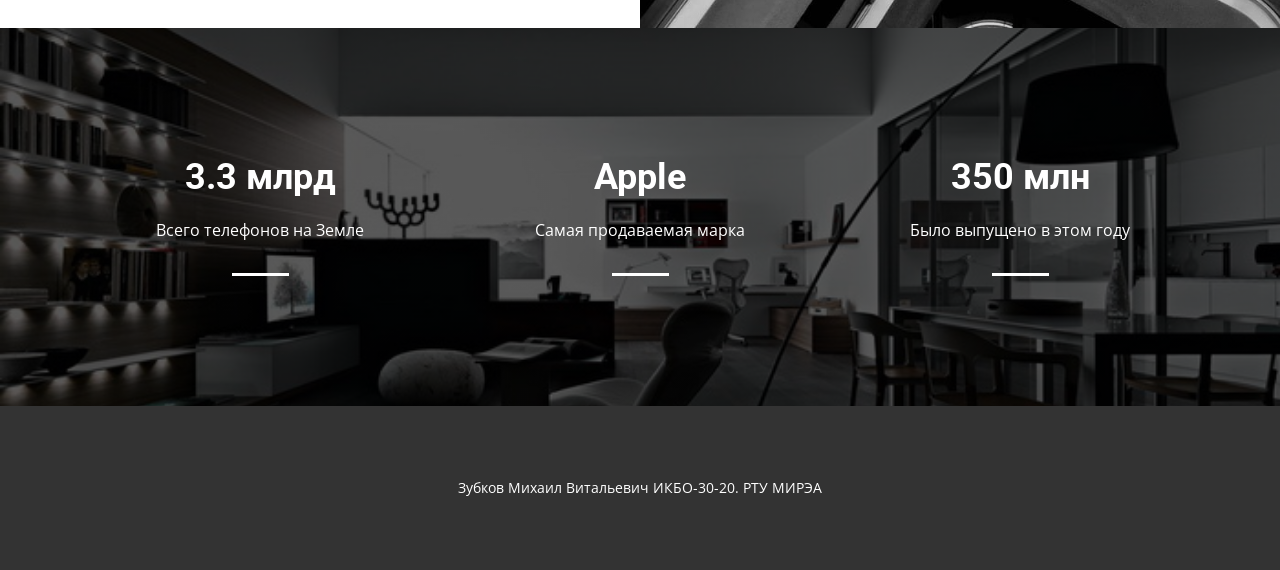
<file: Site1/Смартфоны.html>
<!DOCTYPE html>
<html style="font-size: 16px;">
  <head>
    <meta name="viewport" content="width=device-width, initial-scale=1.0">
    <meta charset="utf-8">
    <meta name="keywords" content="Brand design, We help and solve your business problem, ​​We focus on ensuring a competitive edge, ​Flexible Distance Learning, 8 650, 2 500, 1 500, 9 000, Our Services, Need More Information?, Our Latest Work">
    <meta name="description" content="">
    <meta name="page_type" content="np-template-header-footer-from-plugin">
    <title>Смартфоны</title>
    <link rel="stylesheet" href="nicepage.css" media="screen">
<link rel="stylesheet" href="Смартфоны.css" media="screen">
    <script class="u-script" type="text/javascript" src="jquery.js" defer=""></script>
    <script class="u-script" type="text/javascript" src="nicepage.js" defer=""></script>
    <link id="u-theme-google-font" rel="stylesheet" href="https://fonts.googleapis.com/css?family=Roboto:100,100i,300,300i,400,400i,500,500i,700,700i,900,900i|Open+Sans:300,300i,400,400i,600,600i,700,700i,800,800i">
    <link id="u-page-google-font" rel="stylesheet" href="https://fonts.googleapis.com/css?family=Roboto+Condensed:300,300i,400,400i,700,700i">
    
    <link rel="icon" href="https://manage.rtuitlab.dev/favicon.ico" type="image/x-icon">
    
    
    <script type="application/ld+json">{
		"@context": "http://schema.org",
		"@type": "Organization",
		"name": "",
		"logo": "images/MCTCVtNaCW6BbyiQyckxBPMwYhmwpcQS8bOUySHc8Q4OE2UVmwVtZSQzwDUkNX-sAagxTbqT9WUX7rdBka9RyM16.jpg"
}</script>
    <meta name="theme-color" content="#478ac9">
    <meta property="og:title" content="Смартфоны">
    <meta property="og:type" content="website">
  </head>
  <body class="u-body"><header class="u-clearfix u-custom-color-1 u-header u-header" id="sec-bc69"><div class="u-clearfix u-sheet u-sheet-1">
        <div class="u-image u-logo u-image-1" data-image-width="200" data-image-height="200">
            <img src="images/MCTCVtNaCW6BbyiQyckxBPMwYhmwpcQS8bOUySHc8Q4OE2UVmwVtZSQzwDUkNX-sAagxTbqT9WUX7rdBka9RyM16.jpg" class="u-logo-image u-logo-image-1">
        </div>
        <nav class="u-menu u-menu-dropdown u-offcanvas u-menu-1">
          <div class="menu-collapse" style="font-size: 1rem; letter-spacing: 0px;">
            <a class="u-button-style u-custom-left-right-menu-spacing u-custom-padding-bottom u-custom-top-bottom-menu-spacing u-nav-link u-text-active-palette-1-base u-text-hover-palette-2-base" href="#">
              <svg><use xmlns:xlink="http://www.w3.org/1999/xlink" xlink:href="#menu-hamburger"></use></svg>
              <svg version="1.1" xmlns="http://www.w3.org/2000/svg" xmlns:xlink="http://www.w3.org/1999/xlink"><defs><symbol id="menu-hamburger" viewBox="0 0 16 16" style="width: 16px; height: 16px;"><rect y="1" width="16" height="2"></rect><rect y="7" width="16" height="2"></rect><rect y="13" width="16" height="2"></rect>
</symbol>
</defs></svg>
            </a>
          </div>
          <div class="u-custom-menu u-nav-container">
            <ul class="u-nav u-unstyled u-nav-1"><li class="u-nav-item"><a class="u-button-style u-nav-link u-text-active-palette-1-base u-text-hover-palette-2-base" href="Главная.html" style="padding: 10px 20px;">Главная</a>
                </li><li class="u-nav-item"><a class="u-button-style u-nav-link u-text-active-palette-1-base u-text-hover-palette-2-base" href="Смартфоны.html" style="padding: 10px 20px;">Смартфоны</a>
                </li><li class="u-nav-item"><a class="u-button-style u-nav-link u-text-active-palette-1-base u-text-hover-palette-2-base" href="Ноутбуки-и-ПК.html" style="padding: 10px 20px;">Ноутбуки и ПК</a>
                </li><li class="u-nav-item"><a class="u-button-style u-nav-link u-text-active-palette-1-base u-text-hover-palette-2-base" href="Другие-устройства.html" style="padding: 10px 20px;">Другие устройства</a>
                </li><li class="u-nav-item"><a class="u-button-style u-nav-link u-text-active-palette-1-base u-text-hover-palette-2-base" href="Заказать.html" style="padding: 10px 20px;">Заказать</a>
                </li></ul>
          </div>
          <div class="u-custom-menu u-nav-container-collapse">
            <div class="u-black u-container-style u-inner-container-layout u-opacity u-opacity-95 u-sidenav">
              <div class="u-inner-container-layout u-sidenav-overflow">
                <div class="u-menu-close"></div>
                <ul class="u-align-center u-nav u-popupmenu-items u-unstyled u-nav-2"><li class="u-nav-item"><a class="u-button-style u-nav-link" href="Главная.html" style="padding: 10px 20px;">Главная</a>
                    </li><li class="u-nav-item"><a class="u-button-style u-nav-link" href="Смартфоны.html" style="padding: 10px 20px;">Смартфоны</a>
                    </li><li class="u-nav-item"><a class="u-button-style u-nav-link" href="Ноутбуки-и-ПК.html" style="padding: 10px 20px;">Ноутбуки и ПК</a>
                    </li><li class="u-nav-item"><a class="u-button-style u-nav-link" href="Другие-устройства.html" style="padding: 10px 20px;">Другие устройства</a>
                    </li><li class="u-nav-item"><a class="u-button-style u-nav-link" href="Заказать.html" style="padding: 10px 20px;">Заказать</a>
                    </li></ul>
              </div>
            </div>
            <div class="u-black u-menu-overlay u-opacity u-opacity-70"></div>
          </div>
        </nav>
      </div></header>
    <section class="u-align-center u-clearfix u-image u-section-1" id="carousel_3182" data-image-width="5326" data-image-height="3551">
      <div class="u-clearfix u-sheet u-valign-middle u-sheet-1">
        <div class="u-container-style u-group u-group-1">
          <div class="u-container-layout u-valign-middle">
            <h1 class="u-align-center u-custom-font u-font-roboto-condensed u-text u-text-1" data-animation-name="fadeIn" data-animation-duration="2000" data-animation-direction="">Смартфоны</h1>
          </div>
        </div>
      </div>
    </section>
    <section class="u-align-center u-clearfix u-section-2" id="carousel_8685">
      <div class="u-clearfix u-expanded-width u-layout-wrap u-layout-wrap-1">
        <div class="u-layout">
          <div class="u-layout-row">
            <div class="u-align-center u-container-style u-layout-cell u-shape-rectangle u-size-30 u-layout-cell-1">
              <div class="u-container-layout u-valign-middle-lg u-valign-middle-md u-valign-top-xs u-container-layout-1">
                <img class="u-image u-image-default u-image-1" src="images/phone-2.png" alt="" data-image-width="543" data-image-height="772" data-animation-name="pulse" data-animation-duration="2250" data-animation-direction="">
              </div>
            </div>
            <div class="u-align-center u-container-style u-image u-layout-cell u-shading u-size-30 u-image-2" data-image-width="810" data-image-height="1080">
              <div class="u-container-layout u-valign-middle u-container-layout-2">
                <p class="u-text u-text-1"><b>Смартфоны</b>&nbsp;и коммуникаторы отличаются от обычных мобильных телефонов наличием достаточно развитой операционной системы, открытой для разработки программного обеспечения сторонними разработчиками (операционная система обычных мобильных телефонов закрыта для сторонних разработчиков). Установка дополнительных приложений позволяет значительно улучшить функциональность&nbsp;<b>смартфонов</b>&nbsp;и коммуникаторов по сравнению с обычными мобильными телефонами.<br>
                </p>
              </div>
            </div>
          </div>
        </div>
      </div>
    </section>
    <section class="u-clearfix u-image u-shading u-section-3" id="carousel_4226">
      <div class="u-clearfix u-sheet u-sheet-1">
        <div class="u-clearfix u-expanded-width u-layout-wrap u-layout-wrap-1">
          <div class="u-layout">
            <div class="u-layout-row">
              <div class="u-align-center u-container-style u-layout-cell u-left-cell u-similar-fill u-size-20 u-layout-cell-1">
                <div class="u-container-layout u-padding-6 u-valign-top u-container-layout-1">
                  <h2 class="u-text u-text-1" data-animation-name="counter" data-animation-event="scroll" data-animation-duration="3000">6.5 млрд</h2>
                  <p class="u-text u-text-2">Всего телефонов на Земле</p>
                  <div class="u-border-3 u-border-white u-line u-line-horizontal u-line-1"></div>
                </div>
              </div>
              <div class="u-align-center u-container-style u-layout-cell u-similar-fill u-size-20 u-layout-cell-2">
                <div class="u-container-layout u-padding-6 u-valign-bottom u-container-layout-2">
                  <h2 class="u-text u-text-3" data-animation-name="counter" data-animation-event="scroll" data-animation-duration="3000">Apple</h2>
                  <p class="u-text u-text-4">Самая продаваемая марка</p>
                  <div class="u-border-3 u-border-white u-line u-line-horizontal u-line-2"></div>
                </div>
              </div>
              <div class="u-align-center u-container-style u-layout-cell u-similar-fill u-size-20 u-layout-cell-3">
                <div class="u-container-layout u-padding-6 u-valign-bottom u-container-layout-3">
                  <h2 class="u-text u-text-5" data-animation-name="counter" data-animation-event="scroll" data-animation-duration="3000">700 млн</h2>
                  <p class="u-text u-text-6">Было выпущено в этом году</p>
                  <div class="u-border-3 u-border-white u-line u-line-horizontal u-line-3"></div>
                </div>
              </div>
            </div>
          </div>
        </div>
      </div>
    </section>
    
    
    <footer class="u-align-center u-clearfix u-footer u-grey-80 u-footer" id="sec-95d5"><div class="u-clearfix u-sheet u-valign-middle u-sheet-1">
        <p class="u-small-text u-text u-text-variant u-text-1">Зубков Михаил Витальевич ИКБО-30-20. РТУ МИРЭА</p>
      </div></footer>
  </body>
</html>
</file>
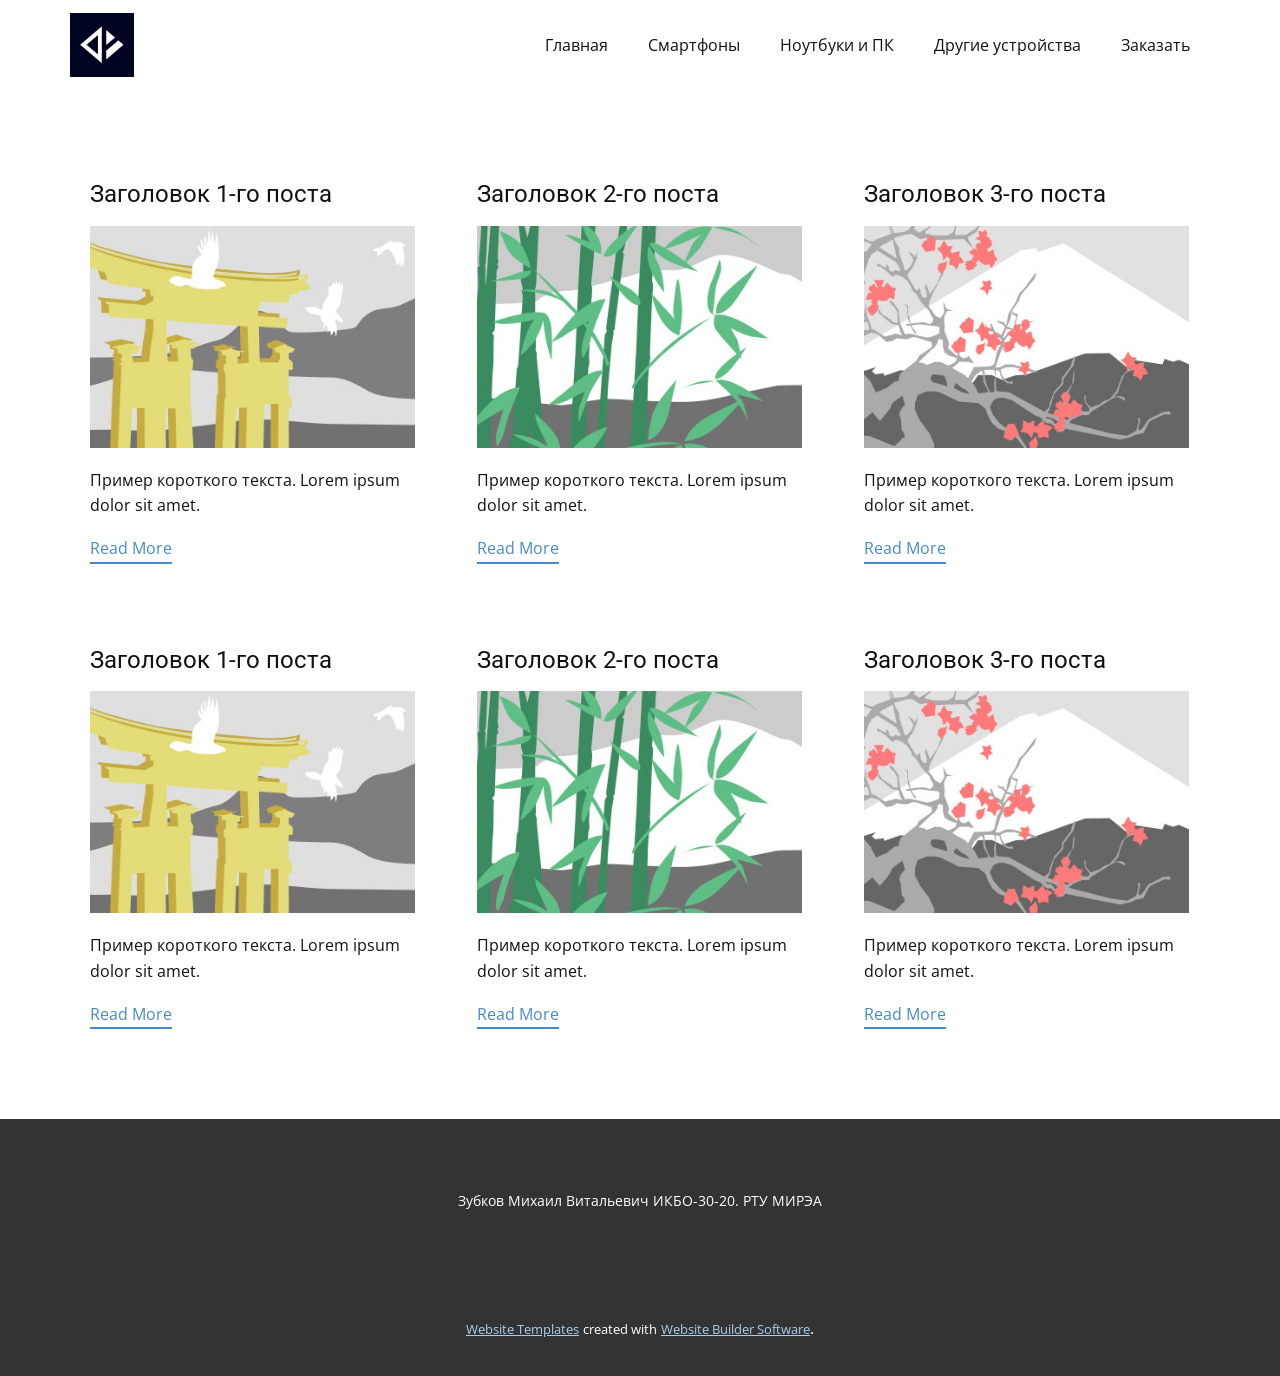
<file: Site1/blog/blog.html>
<html style="font-size: 16px;"><head>
    <meta name="viewport" content="width=device-width, initial-scale=1.0">
    <meta charset="utf-8">
    <meta name="keywords" content="">
    <meta name="description" content="">
    <meta name="page_type" content="np-template-header-footer-from-plugin">
    <title>Blog Template</title>
    <link rel="stylesheet" href="../nicepage.css" media="screen">
<link rel="stylesheet" href="../Blog-Template.css" media="screen">
    <script class="u-script" type="text/javascript" src="../jquery.js" defer=""></script>
    <script class="u-script" type="text/javascript" src="../nicepage.js" defer=""></script>
    <meta name="generator" content="Nicepage 4.0.3, nicepage.com">
    <link id="u-theme-google-font" rel="stylesheet" href="https://fonts.googleapis.com/css?family=Roboto:100,100i,300,300i,400,400i,500,500i,700,700i,900,900i|Open+Sans:300,300i,400,400i,600,600i,700,700i,800,800i">
    
    
    <script type="application/ld+json">{
		"@context": "http://schema.org",
		"@type": "Organization",
		"name": "",
		"logo": "images/MCTCVtNaCW6BbyiQyckxBPMwYhmwpcQS8bOUySHc8Q4OE2UVmwVtZSQzwDUkNX-sAagxTbqT9WUX7rdBka9RyM16.jpg"
}</script>
    <meta name="theme-color" content="#478ac9">
  </head>
  <body class="u-body"><header class="u-clearfix u-custom-color-1 u-header u-header" id="sec-bc69"><div class="u-clearfix u-sheet u-sheet-1">
        <a href="https://nicepage.com" class="u-image u-logo u-image-1" data-image-width="200" data-image-height="200">
          <img src="../images/MCTCVtNaCW6BbyiQyckxBPMwYhmwpcQS8bOUySHc8Q4OE2UVmwVtZSQzwDUkNX-sAagxTbqT9WUX7rdBka9RyM16.jpg" class="u-logo-image u-logo-image-1">
        </a>
        <nav class="u-menu u-menu-dropdown u-offcanvas u-menu-1">
          <div class="menu-collapse" style="font-size: 1rem; letter-spacing: 0px;">
            <a class="u-button-style u-custom-left-right-menu-spacing u-custom-padding-bottom u-custom-top-bottom-menu-spacing u-nav-link u-text-active-palette-1-base u-text-hover-palette-2-base" href="#">
              <svg><use xmlns:xlink="http://www.w3.org/1999/xlink" xlink:href="#menu-hamburger"></use></svg>
              <svg version="1.1" xmlns="http://www.w3.org/2000/svg" xmlns:xlink="http://www.w3.org/1999/xlink"><defs><symbol id="menu-hamburger" viewBox="0 0 16 16" style="width: 16px; height: 16px;"><rect y="1" width="16" height="2"></rect><rect y="7" width="16" height="2"></rect><rect y="13" width="16" height="2"></rect>
</symbol>
</defs></svg>
            </a>
          </div>
          <div class="u-custom-menu u-nav-container">
            <ul class="u-nav u-unstyled u-nav-1"><li class="u-nav-item"><a class="u-button-style u-nav-link u-text-active-palette-1-base u-text-hover-palette-2-base" href="../Главная.html" style="padding: 10px 20px;">Главная</a>
</li><li class="u-nav-item"><a class="u-button-style u-nav-link u-text-active-palette-1-base u-text-hover-palette-2-base" href="../Смартфоны.html" style="padding: 10px 20px;">Смартфоны</a>
</li><li class="u-nav-item"><a class="u-button-style u-nav-link u-text-active-palette-1-base u-text-hover-palette-2-base" href="../Ноутбуки-и-ПК.html" style="padding: 10px 20px;">Ноутбуки и ПК</a>
</li><li class="u-nav-item"><a class="u-button-style u-nav-link u-text-active-palette-1-base u-text-hover-palette-2-base" href="../Другие-устройства.html" style="padding: 10px 20px;">Другие устройства</a>
</li><li class="u-nav-item"><a class="u-button-style u-nav-link u-text-active-palette-1-base u-text-hover-palette-2-base" href="../Заказать.html" style="padding: 10px 20px;">Заказать</a>
</li></ul>
          </div>
          <div class="u-custom-menu u-nav-container-collapse">
            <div class="u-black u-container-style u-inner-container-layout u-opacity u-opacity-95 u-sidenav">
              <div class="u-inner-container-layout u-sidenav-overflow">
                <div class="u-menu-close"></div>
                <ul class="u-align-center u-nav u-popupmenu-items u-unstyled u-nav-2"><li class="u-nav-item"><a class="u-button-style u-nav-link" href="../Главная.html" style="padding: 10px 20px;">Главная</a>
</li><li class="u-nav-item"><a class="u-button-style u-nav-link" href="../Смартфоны.html" style="padding: 10px 20px;">Смартфоны</a>
</li><li class="u-nav-item"><a class="u-button-style u-nav-link" href="../Ноутбуки-и-ПК.html" style="padding: 10px 20px;">Ноутбуки и ПК</a>
</li><li class="u-nav-item"><a class="u-button-style u-nav-link" href="../Другие-устройства.html" style="padding: 10px 20px;">Другие устройства</a>
</li><li class="u-nav-item"><a class="u-button-style u-nav-link" href="../Заказать.html" style="padding: 10px 20px;">Заказать</a>
</li></ul>
              </div>
            </div>
            <div class="u-black u-menu-overlay u-opacity u-opacity-70"></div>
          </div>
        </nav>
      </div></header>
    <section class="u-clearfix u-section-1" id="sec-d465">
      <div class="u-clearfix u-sheet u-valign-middle u-sheet-1"><!--blog--><!--blog_options_json--><!--{"type":"Recent","source":"","tags":"","count":""}--><!--/blog_options_json-->
        <div class="u-blog u-expanded-width u-repeater u-repeater-1"><!--blog_post-->
          <div class="u-blog-post u-container-style u-repeater-item u-white u-repeater-item-1">
            <div class="u-container-layout u-similar-container u-valign-top u-container-layout-1"><!--blog_post_header-->
              <h4 class="u-blog-control u-text u-text-1">
                <a class="u-post-header-link" href="../blog/пост-5.html"><!--blog_post_header_content-->Заголовок 1-го поста<!--/blog_post_header_content--></a>
              </h4><!--/blog_post_header--><!--blog_post_image-->
              <a class="u-post-header-link" href="../blog/пост-5.html"><img alt="" class="u-blog-control u-expanded-width u-image u-image-default u-image-1" src="[data-uri]"></a><!--/blog_post_image--><!--blog_post_content-->
              <div class="u-blog-control u-post-content u-text u-text-2 fr-view">Пример короткого текста. Lorem ipsum dolor sit amet.</div><!--/blog_post_content--><!--blog_post_readmore-->
              <a href="../blog/пост-5.html" class="u-blog-control u-border-2 u-border-palette-1-base u-btn u-btn-rectangle u-button-style u-none u-btn-1"><!--blog_post_readmore_content--><!--options_json--><!--{"content":"Read More"}--><!--/options_json-->Read More<!--/blog_post_readmore_content--></a><!--/blog_post_readmore-->
            </div>
          </div><div class="u-blog-post u-container-style u-repeater-item u-video-cover u-white">
            <div class="u-container-layout u-similar-container u-valign-top u-container-layout-2"><!--blog_post_header-->
              <h4 class="u-blog-control u-text u-text-3">
                <a class="u-post-header-link" href="../blog/пост-4.html"><!--blog_post_header_content-->Заголовок 2-го поста<!--/blog_post_header_content--></a>
              </h4><!--/blog_post_header--><!--blog_post_image-->
              <a class="u-post-header-link" href="../blog/пост-4.html"><img alt="" class="u-blog-control u-expanded-width u-image u-image-default u-image-2" src="[data-uri]"></a><!--/blog_post_image--><!--blog_post_content-->
              <div class="u-blog-control u-post-content u-text u-text-4 fr-view">Пример короткого текста. Lorem ipsum dolor sit amet.</div><!--/blog_post_content--><!--blog_post_readmore-->
              <a href="../blog/пост-4.html" class="u-blog-control u-border-2 u-border-palette-1-base u-btn u-btn-rectangle u-button-style u-none u-btn-2"><!--blog_post_readmore_content--><!--options_json--><!--{"content":"Read More"}--><!--/options_json-->Read More<!--/blog_post_readmore_content--></a><!--/blog_post_readmore-->
            </div>
          </div><div class="u-blog-post u-container-style u-repeater-item u-video-cover u-white">
            <div class="u-container-layout u-similar-container u-valign-top u-container-layout-3"><!--blog_post_header-->
              <h4 class="u-blog-control u-text u-text-5">
                <a class="u-post-header-link" href="../blog/пост-3.html"><!--blog_post_header_content-->Заголовок 3-го поста<!--/blog_post_header_content--></a>
              </h4><!--/blog_post_header--><!--blog_post_image-->
              <a class="u-post-header-link" href="../blog/пост-3.html"><img alt="" class="u-blog-control u-expanded-width u-image u-image-default u-image-3" src="[data-uri]"></a><!--/blog_post_image--><!--blog_post_content-->
              <div class="u-blog-control u-post-content u-text u-text-6 fr-view">Пример короткого текста. Lorem ipsum dolor sit amet.</div><!--/blog_post_content--><!--blog_post_readmore-->
              <a href="../blog/пост-3.html" class="u-blog-control u-border-2 u-border-palette-1-base u-btn u-btn-rectangle u-button-style u-none u-btn-3"><!--blog_post_readmore_content--><!--options_json--><!--{"content":"Read More"}--><!--/options_json-->Read More<!--/blog_post_readmore_content--></a><!--/blog_post_readmore-->
            </div>
          </div><div class="u-blog-post u-container-style u-repeater-item u-white u-repeater-item-1">
            <div class="u-container-layout u-similar-container u-valign-top u-container-layout-1"><!--blog_post_header-->
              <h4 class="u-blog-control u-text u-text-1">
                <a class="u-post-header-link" href="../blog/пост-2.html"><!--blog_post_header_content-->Заголовок 1-го поста<!--/blog_post_header_content--></a>
              </h4><!--/blog_post_header--><!--blog_post_image-->
              <a class="u-post-header-link" href="../blog/пост-2.html"><img alt="" class="u-blog-control u-expanded-width u-image u-image-default u-image-1" src="[data-uri]"></a><!--/blog_post_image--><!--blog_post_content-->
              <div class="u-blog-control u-post-content u-text u-text-2 fr-view">Пример короткого текста. Lorem ipsum dolor sit amet.</div><!--/blog_post_content--><!--blog_post_readmore-->
              <a href="../blog/пост-2.html" class="u-blog-control u-border-2 u-border-palette-1-base u-btn u-btn-rectangle u-button-style u-none u-btn-1"><!--blog_post_readmore_content--><!--options_json--><!--{"content":"Read More"}--><!--/options_json-->Read More<!--/blog_post_readmore_content--></a><!--/blog_post_readmore-->
            </div>
          </div><div class="u-blog-post u-container-style u-repeater-item u-video-cover u-white">
            <div class="u-container-layout u-similar-container u-valign-top u-container-layout-2"><!--blog_post_header-->
              <h4 class="u-blog-control u-text u-text-3">
                <a class="u-post-header-link" href="../blog/пост-1.html"><!--blog_post_header_content-->Заголовок 2-го поста<!--/blog_post_header_content--></a>
              </h4><!--/blog_post_header--><!--blog_post_image-->
              <a class="u-post-header-link" href="../blog/пост-1.html"><img alt="" class="u-blog-control u-expanded-width u-image u-image-default u-image-2" src="[data-uri]"></a><!--/blog_post_image--><!--blog_post_content-->
              <div class="u-blog-control u-post-content u-text u-text-4 fr-view">Пример короткого текста. Lorem ipsum dolor sit amet.</div><!--/blog_post_content--><!--blog_post_readmore-->
              <a href="../blog/пост-1.html" class="u-blog-control u-border-2 u-border-palette-1-base u-btn u-btn-rectangle u-button-style u-none u-btn-2"><!--blog_post_readmore_content--><!--options_json--><!--{"content":"Read More"}--><!--/options_json-->Read More<!--/blog_post_readmore_content--></a><!--/blog_post_readmore-->
            </div>
          </div><div class="u-blog-post u-container-style u-repeater-item u-video-cover u-white">
            <div class="u-container-layout u-similar-container u-valign-top u-container-layout-3"><!--blog_post_header-->
              <h4 class="u-blog-control u-text u-text-5">
                <a class="u-post-header-link" href="../blog/пост.html"><!--blog_post_header_content-->Заголовок 3-го поста<!--/blog_post_header_content--></a>
              </h4><!--/blog_post_header--><!--blog_post_image-->
              <a class="u-post-header-link" href="../blog/пост.html"><img alt="" class="u-blog-control u-expanded-width u-image u-image-default u-image-3" src="[data-uri]"></a><!--/blog_post_image--><!--blog_post_content-->
              <div class="u-blog-control u-post-content u-text u-text-6 fr-view">Пример короткого текста. Lorem ipsum dolor sit amet.</div><!--/blog_post_content--><!--blog_post_readmore-->
              <a href="../blog/пост.html" class="u-blog-control u-border-2 u-border-palette-1-base u-btn u-btn-rectangle u-button-style u-none u-btn-3"><!--blog_post_readmore_content--><!--options_json--><!--{"content":"Read More"}--><!--/options_json-->Read More<!--/blog_post_readmore_content--></a><!--/blog_post_readmore-->
            </div>
          </div><!--/blog_post--><!--blog_post-->
          <!--/blog_post--><!--blog_post-->
          <!--/blog_post-->
        </div><!--/blog-->
      </div>
    </section>
    
    
    <footer class="u-align-center u-clearfix u-footer u-grey-80 u-footer" id="sec-95d5"><div class="u-clearfix u-sheet u-valign-middle u-sheet-1">
        <p class="u-small-text u-text u-text-variant u-text-1">Зубков Михаил Витальевич ИКБО-30-20. РТУ МИРЭА</p>
      </div></footer>
    <section class="u-backlink u-clearfix u-grey-80">
      <a class="u-link" href="https://nicepage.com/website-templates" target="_blank">
        <span>Website Templates</span>
      </a>
      <p class="u-text">
        <span>created with</span>
      </p>
      <a class="u-link" href="" target="_blank">
        <span>Website Builder Software</span>
      </a>. 
    </section>
  
</body></html>
</file>
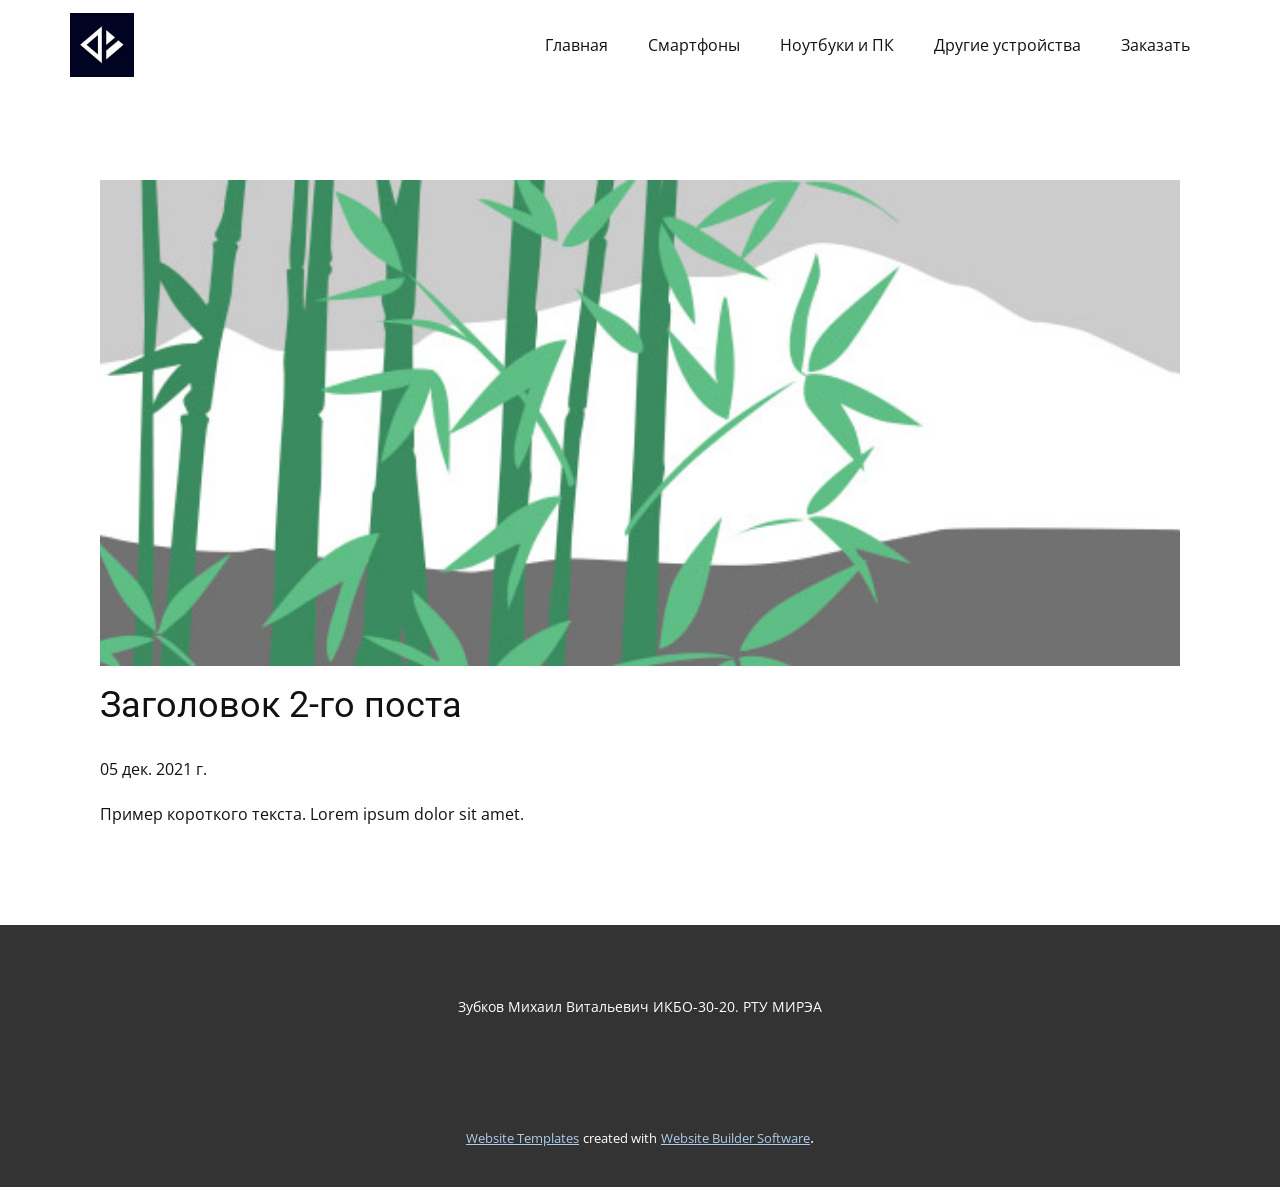
<file: Site1/blog/пост-1.html>
<!doctype html>
<html style="font-size: 16px;"><head>
    <meta name="viewport" content="width=device-width, initial-scale=1.0">
    <meta charset="utf-8">
    <meta name="keywords" content="Заголовок 1-го поста">
    <meta name="description" content="">
    <meta name="page_type" content="np-template-header-footer-from-plugin">
    <title>Заголовок 2-го поста</title>
    <link rel="stylesheet" href="../nicepage.css" media="screen">
<link rel="stylesheet" href="../Post-Template.css" media="screen">
    <script class="u-script" type="text/javascript" src="../jquery.js" defer=""></script>
    <script class="u-script" type="text/javascript" src="../nicepage.js" defer=""></script>
    <meta name="generator" content="Nicepage 4.0.3, nicepage.com">
    <link id="u-theme-google-font" rel="stylesheet" href="https://fonts.googleapis.com/css?family=Roboto:100,100i,300,300i,400,400i,500,500i,700,700i,900,900i|Open+Sans:300,300i,400,400i,600,600i,700,700i,800,800i">
    
    
    <script type="application/ld+json">{
		"@context": "http://schema.org",
		"@type": "Organization",
		"name": "",
		"logo": "images/MCTCVtNaCW6BbyiQyckxBPMwYhmwpcQS8bOUySHc8Q4OE2UVmwVtZSQzwDUkNX-sAagxTbqT9WUX7rdBka9RyM16.jpg"
}</script>
    <meta name="theme-color" content="#478ac9">
  </head>
  <body class="u-body"><header class="u-clearfix u-custom-color-1 u-header u-header" id="sec-bc69"><div class="u-clearfix u-sheet u-sheet-1">
        <a href="https://nicepage.com" class="u-image u-logo u-image-1" data-image-width="200" data-image-height="200">
          <img src="../images/MCTCVtNaCW6BbyiQyckxBPMwYhmwpcQS8bOUySHc8Q4OE2UVmwVtZSQzwDUkNX-sAagxTbqT9WUX7rdBka9RyM16.jpg" class="u-logo-image u-logo-image-1">
        </a>
        <nav class="u-menu u-menu-dropdown u-offcanvas u-menu-1">
          <div class="menu-collapse" style="font-size: 1rem; letter-spacing: 0px;">
            <a class="u-button-style u-custom-left-right-menu-spacing u-custom-padding-bottom u-custom-top-bottom-menu-spacing u-nav-link u-text-active-palette-1-base u-text-hover-palette-2-base" href="#">
              <svg><use xmlns:xlink="http://www.w3.org/1999/xlink" xlink:href="#menu-hamburger"></use></svg>
              <svg version="1.1" xmlns="http://www.w3.org/2000/svg" xmlns:xlink="http://www.w3.org/1999/xlink"><defs><symbol id="menu-hamburger" viewBox="0 0 16 16" style="width: 16px; height: 16px;"><rect y="1" width="16" height="2"></rect><rect y="7" width="16" height="2"></rect><rect y="13" width="16" height="2"></rect>
</symbol>
</defs></svg>
            </a>
          </div>
          <div class="u-custom-menu u-nav-container">
            <ul class="u-nav u-unstyled u-nav-1"><li class="u-nav-item"><a class="u-button-style u-nav-link u-text-active-palette-1-base u-text-hover-palette-2-base" href="../Главная.html" style="padding: 10px 20px;">Главная</a>
</li><li class="u-nav-item"><a class="u-button-style u-nav-link u-text-active-palette-1-base u-text-hover-palette-2-base" href="../Смартфоны.html" style="padding: 10px 20px;">Смартфоны</a>
</li><li class="u-nav-item"><a class="u-button-style u-nav-link u-text-active-palette-1-base u-text-hover-palette-2-base" href="../Ноутбуки-и-ПК.html" style="padding: 10px 20px;">Ноутбуки и ПК</a>
</li><li class="u-nav-item"><a class="u-button-style u-nav-link u-text-active-palette-1-base u-text-hover-palette-2-base" href="../Другие-устройства.html" style="padding: 10px 20px;">Другие устройства</a>
</li><li class="u-nav-item"><a class="u-button-style u-nav-link u-text-active-palette-1-base u-text-hover-palette-2-base" href="../Заказать.html" style="padding: 10px 20px;">Заказать</a>
</li></ul>
          </div>
          <div class="u-custom-menu u-nav-container-collapse">
            <div class="u-black u-container-style u-inner-container-layout u-opacity u-opacity-95 u-sidenav">
              <div class="u-inner-container-layout u-sidenav-overflow">
                <div class="u-menu-close"></div>
                <ul class="u-align-center u-nav u-popupmenu-items u-unstyled u-nav-2"><li class="u-nav-item"><a class="u-button-style u-nav-link" href="../Главная.html" style="padding: 10px 20px;">Главная</a>
</li><li class="u-nav-item"><a class="u-button-style u-nav-link" href="../Смартфоны.html" style="padding: 10px 20px;">Смартфоны</a>
</li><li class="u-nav-item"><a class="u-button-style u-nav-link" href="../Ноутбуки-и-ПК.html" style="padding: 10px 20px;">Ноутбуки и ПК</a>
</li><li class="u-nav-item"><a class="u-button-style u-nav-link" href="../Другие-устройства.html" style="padding: 10px 20px;">Другие устройства</a>
</li><li class="u-nav-item"><a class="u-button-style u-nav-link" href="../Заказать.html" style="padding: 10px 20px;">Заказать</a>
</li></ul>
              </div>
            </div>
            <div class="u-black u-menu-overlay u-opacity u-opacity-70"></div>
          </div>
        </nav>
      </div></header>
    <section class="u-align-center u-clearfix u-section-1" id="sec-a667">
      <div class="u-clearfix u-sheet u-valign-middle-md u-valign-middle-sm u-valign-middle-xs u-sheet-1"><!--post_details--><!--post_details_options_json--><!--{"source":""}--><!--/post_details_options_json--><!--blog_post-->
        <div class="u-container-style u-expanded-width u-post-details u-post-details-1">
          <div class="u-container-layout u-valign-middle u-container-layout-1"><!--blog_post_image-->
            <img alt="" class="u-blog-control u-expanded-width u-image u-image-default u-image-1" src="[data-uri]"><!--/blog_post_image--><!--blog_post_header-->
            <h2 class="u-blog-control u-text u-text-1">Заголовок 2-го поста</h2><!--/blog_post_header--><!--blog_post_metadata-->
            <div class="u-blog-control u-metadata u-metadata-1"><!--blog_post_metadata_date-->
              <span class="u-meta-date u-meta-icon">05 дек. 2021 г.</span><!--/blog_post_metadata_date--><!--blog_post_metadata_category-->
              <!--/blog_post_metadata_category--><!--blog_post_metadata_comments-->
              <!--/blog_post_metadata_comments-->
            </div><!--/blog_post_metadata--><!--blog_post_content-->
            <div class="u-align-justify u-blog-control u-post-content u-text u-text-2 fr-view">
  Пример короткого текста. Lorem ipsum dolor sit amet.
  </div><!--/blog_post_content-->
          </div>
        </div><!--/blog_post--><!--/post_details-->
      </div>
    </section>
    
    
    <footer class="u-align-center u-clearfix u-footer u-grey-80 u-footer" id="sec-95d5"><div class="u-clearfix u-sheet u-valign-middle u-sheet-1">
        <p class="u-small-text u-text u-text-variant u-text-1">Зубков Михаил Витальевич ИКБО-30-20. РТУ МИРЭА</p>
      </div></footer>
    <section class="u-backlink u-clearfix u-grey-80">
      <a class="u-link" href="https://nicepage.com/website-templates" target="_blank">
        <span>Website Templates</span>
      </a>
      <p class="u-text">
        <span>created with</span>
      </p>
      <a class="u-link" href="" target="_blank">
        <span>Website Builder Software</span>
      </a>. 
    </section>
  
</body></html>
</file>
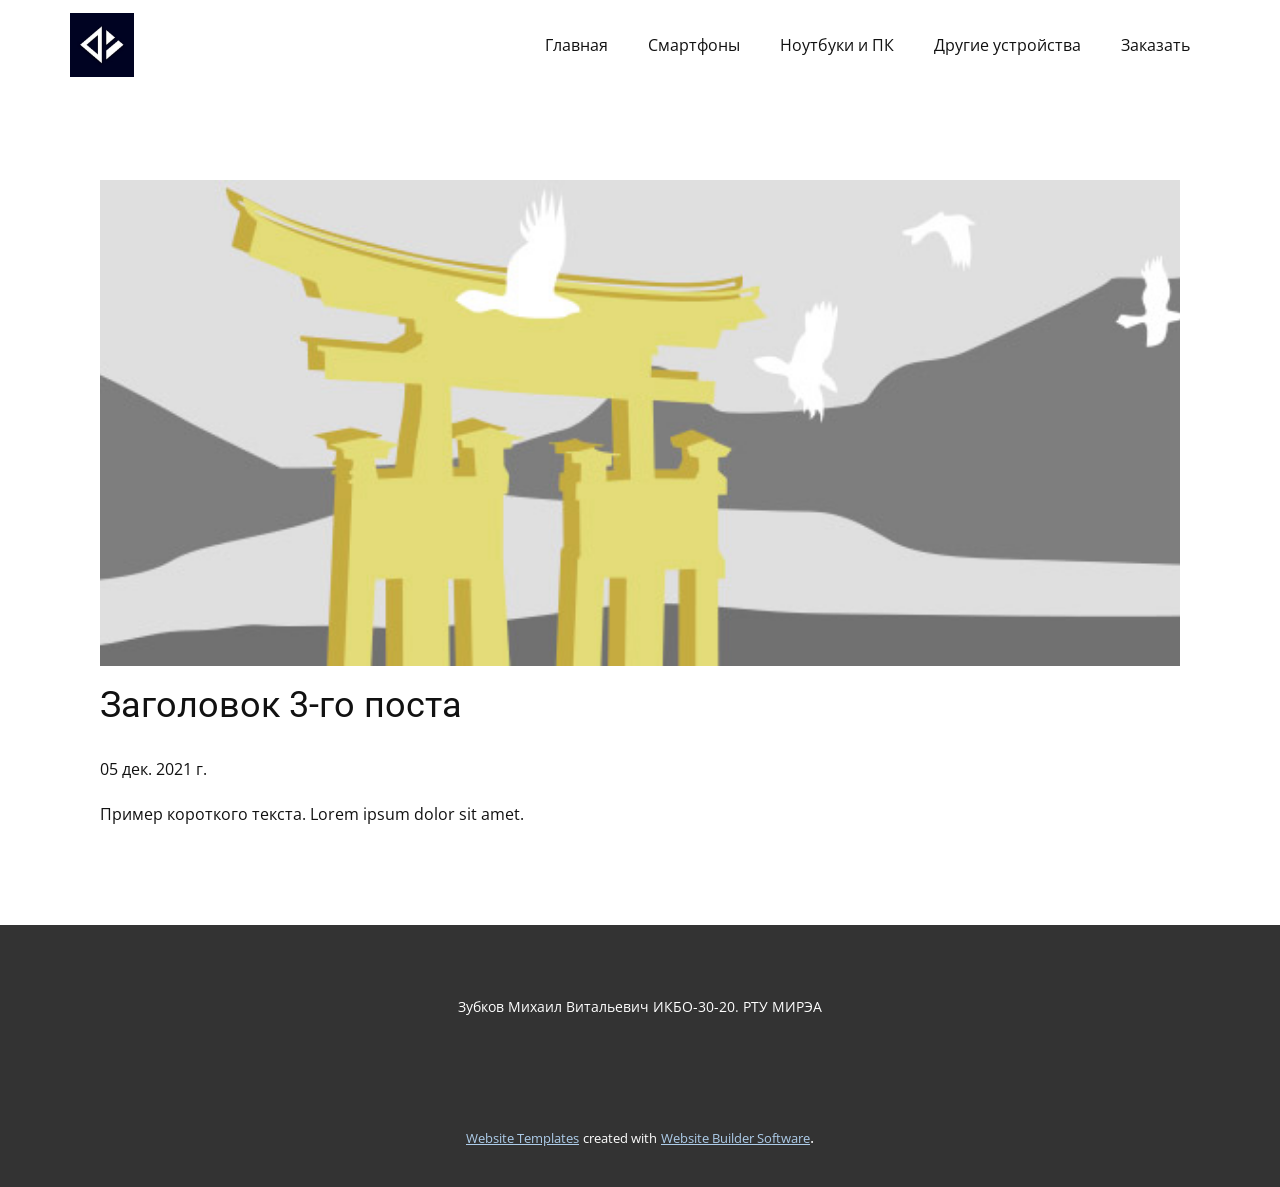
<file: Site1/blog/пост-2.html>
<!doctype html>
<html style="font-size: 16px;"><head>
    <meta name="viewport" content="width=device-width, initial-scale=1.0">
    <meta charset="utf-8">
    <meta name="keywords" content="Заголовок 1-го поста">
    <meta name="description" content="">
    <meta name="page_type" content="np-template-header-footer-from-plugin">
    <title>Заголовок 3-го поста</title>
    <link rel="stylesheet" href="../nicepage.css" media="screen">
<link rel="stylesheet" href="../Post-Template.css" media="screen">
    <script class="u-script" type="text/javascript" src="../jquery.js" defer=""></script>
    <script class="u-script" type="text/javascript" src="../nicepage.js" defer=""></script>
    <meta name="generator" content="Nicepage 4.0.3, nicepage.com">
    <link id="u-theme-google-font" rel="stylesheet" href="https://fonts.googleapis.com/css?family=Roboto:100,100i,300,300i,400,400i,500,500i,700,700i,900,900i|Open+Sans:300,300i,400,400i,600,600i,700,700i,800,800i">
    
    
    <script type="application/ld+json">{
		"@context": "http://schema.org",
		"@type": "Organization",
		"name": "",
		"logo": "images/MCTCVtNaCW6BbyiQyckxBPMwYhmwpcQS8bOUySHc8Q4OE2UVmwVtZSQzwDUkNX-sAagxTbqT9WUX7rdBka9RyM16.jpg"
}</script>
    <meta name="theme-color" content="#478ac9">
  </head>
  <body class="u-body"><header class="u-clearfix u-custom-color-1 u-header u-header" id="sec-bc69"><div class="u-clearfix u-sheet u-sheet-1">
        <a href="https://nicepage.com" class="u-image u-logo u-image-1" data-image-width="200" data-image-height="200">
          <img src="../images/MCTCVtNaCW6BbyiQyckxBPMwYhmwpcQS8bOUySHc8Q4OE2UVmwVtZSQzwDUkNX-sAagxTbqT9WUX7rdBka9RyM16.jpg" class="u-logo-image u-logo-image-1">
        </a>
        <nav class="u-menu u-menu-dropdown u-offcanvas u-menu-1">
          <div class="menu-collapse" style="font-size: 1rem; letter-spacing: 0px;">
            <a class="u-button-style u-custom-left-right-menu-spacing u-custom-padding-bottom u-custom-top-bottom-menu-spacing u-nav-link u-text-active-palette-1-base u-text-hover-palette-2-base" href="#">
              <svg><use xmlns:xlink="http://www.w3.org/1999/xlink" xlink:href="#menu-hamburger"></use></svg>
              <svg version="1.1" xmlns="http://www.w3.org/2000/svg" xmlns:xlink="http://www.w3.org/1999/xlink"><defs><symbol id="menu-hamburger" viewBox="0 0 16 16" style="width: 16px; height: 16px;"><rect y="1" width="16" height="2"></rect><rect y="7" width="16" height="2"></rect><rect y="13" width="16" height="2"></rect>
</symbol>
</defs></svg>
            </a>
          </div>
          <div class="u-custom-menu u-nav-container">
            <ul class="u-nav u-unstyled u-nav-1"><li class="u-nav-item"><a class="u-button-style u-nav-link u-text-active-palette-1-base u-text-hover-palette-2-base" href="../Главная.html" style="padding: 10px 20px;">Главная</a>
</li><li class="u-nav-item"><a class="u-button-style u-nav-link u-text-active-palette-1-base u-text-hover-palette-2-base" href="../Смартфоны.html" style="padding: 10px 20px;">Смартфоны</a>
</li><li class="u-nav-item"><a class="u-button-style u-nav-link u-text-active-palette-1-base u-text-hover-palette-2-base" href="../Ноутбуки-и-ПК.html" style="padding: 10px 20px;">Ноутбуки и ПК</a>
</li><li class="u-nav-item"><a class="u-button-style u-nav-link u-text-active-palette-1-base u-text-hover-palette-2-base" href="../Другие-устройства.html" style="padding: 10px 20px;">Другие устройства</a>
</li><li class="u-nav-item"><a class="u-button-style u-nav-link u-text-active-palette-1-base u-text-hover-palette-2-base" href="../Заказать.html" style="padding: 10px 20px;">Заказать</a>
</li></ul>
          </div>
          <div class="u-custom-menu u-nav-container-collapse">
            <div class="u-black u-container-style u-inner-container-layout u-opacity u-opacity-95 u-sidenav">
              <div class="u-inner-container-layout u-sidenav-overflow">
                <div class="u-menu-close"></div>
                <ul class="u-align-center u-nav u-popupmenu-items u-unstyled u-nav-2"><li class="u-nav-item"><a class="u-button-style u-nav-link" href="../Главная.html" style="padding: 10px 20px;">Главная</a>
</li><li class="u-nav-item"><a class="u-button-style u-nav-link" href="../Смартфоны.html" style="padding: 10px 20px;">Смартфоны</a>
</li><li class="u-nav-item"><a class="u-button-style u-nav-link" href="../Ноутбуки-и-ПК.html" style="padding: 10px 20px;">Ноутбуки и ПК</a>
</li><li class="u-nav-item"><a class="u-button-style u-nav-link" href="../Другие-устройства.html" style="padding: 10px 20px;">Другие устройства</a>
</li><li class="u-nav-item"><a class="u-button-style u-nav-link" href="../Заказать.html" style="padding: 10px 20px;">Заказать</a>
</li></ul>
              </div>
            </div>
            <div class="u-black u-menu-overlay u-opacity u-opacity-70"></div>
          </div>
        </nav>
      </div></header>
    <section class="u-align-center u-clearfix u-section-1" id="sec-a667">
      <div class="u-clearfix u-sheet u-valign-middle-md u-valign-middle-sm u-valign-middle-xs u-sheet-1"><!--post_details--><!--post_details_options_json--><!--{"source":""}--><!--/post_details_options_json--><!--blog_post-->
        <div class="u-container-style u-expanded-width u-post-details u-post-details-1">
          <div class="u-container-layout u-valign-middle u-container-layout-1"><!--blog_post_image-->
            <img alt="" class="u-blog-control u-expanded-width u-image u-image-default u-image-1" src="[data-uri]"><!--/blog_post_image--><!--blog_post_header-->
            <h2 class="u-blog-control u-text u-text-1">Заголовок 3-го поста</h2><!--/blog_post_header--><!--blog_post_metadata-->
            <div class="u-blog-control u-metadata u-metadata-1"><!--blog_post_metadata_date-->
              <span class="u-meta-date u-meta-icon">05 дек. 2021 г.</span><!--/blog_post_metadata_date--><!--blog_post_metadata_category-->
              <!--/blog_post_metadata_category--><!--blog_post_metadata_comments-->
              <!--/blog_post_metadata_comments-->
            </div><!--/blog_post_metadata--><!--blog_post_content-->
            <div class="u-align-justify u-blog-control u-post-content u-text u-text-2 fr-view">
  Пример короткого текста. Lorem ipsum dolor sit amet.
  </div><!--/blog_post_content-->
          </div>
        </div><!--/blog_post--><!--/post_details-->
      </div>
    </section>
    
    
    <footer class="u-align-center u-clearfix u-footer u-grey-80 u-footer" id="sec-95d5"><div class="u-clearfix u-sheet u-valign-middle u-sheet-1">
        <p class="u-small-text u-text u-text-variant u-text-1">Зубков Михаил Витальевич ИКБО-30-20. РТУ МИРЭА</p>
      </div></footer>
    <section class="u-backlink u-clearfix u-grey-80">
      <a class="u-link" href="https://nicepage.com/website-templates" target="_blank">
        <span>Website Templates</span>
      </a>
      <p class="u-text">
        <span>created with</span>
      </p>
      <a class="u-link" href="" target="_blank">
        <span>Website Builder Software</span>
      </a>. 
    </section>
  
</body></html>
</file>
